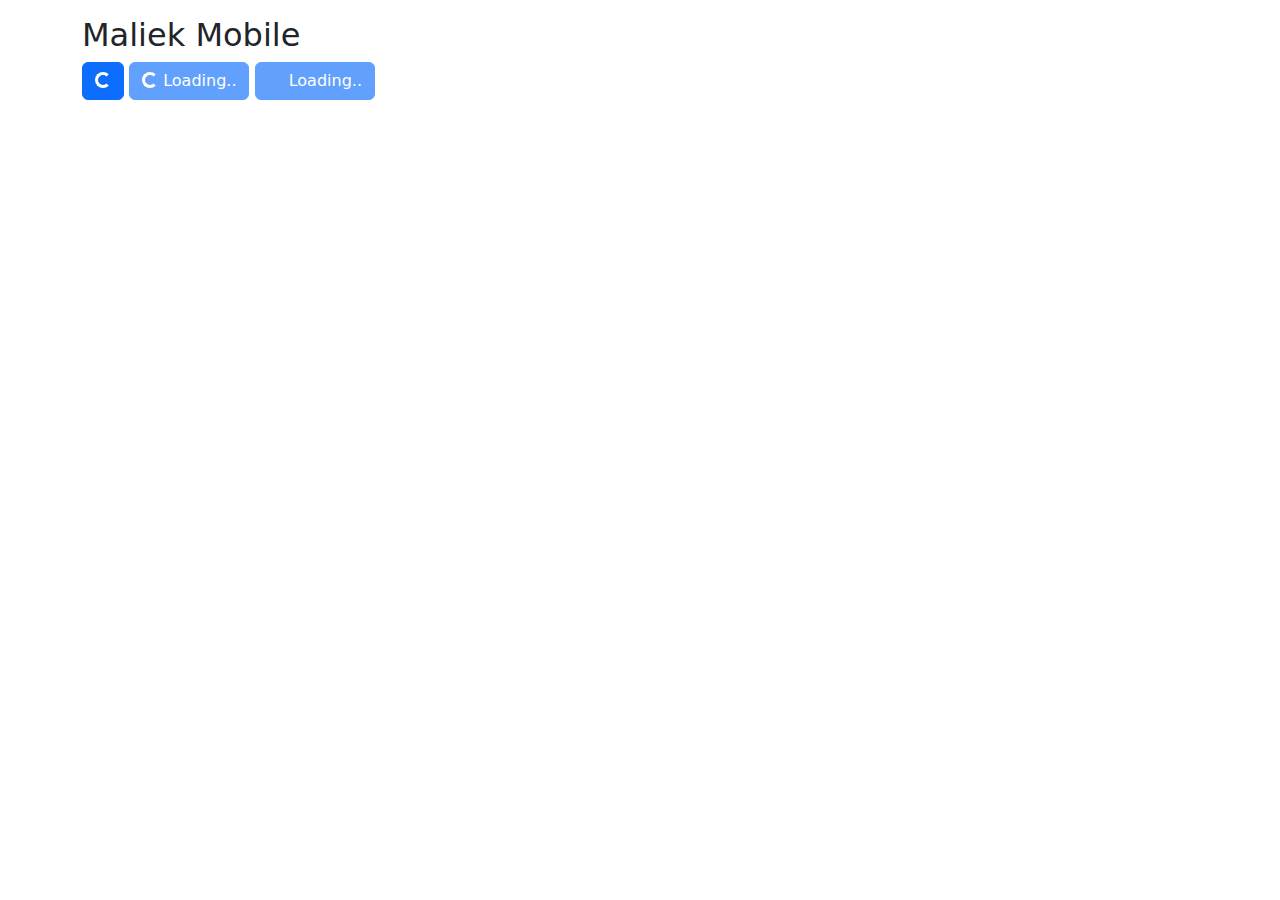
<file: amp/index.html>
<!--
 Copyright 2016 Google Inc.
 
 Licensed under the Apache License, Version 2.0 (the "License");
 you may not use this file except in compliance with the License.
 You may obtain a copy of the License at
 
      http://www.apache.org/licenses/LICENSE-2.0
 
 Unless required by applicable law or agreed to in writing, software
 distributed under the License is distributed on an "AS IS" BASIS,
 WITHOUT WARRANTIES OR CONDITIONS OF ANY KIND, either express or implied.
 See the License for the specific language governing permissions and
 limitations under the License.
-->
<!DOCTYPE html>
<html>
<head>
  <title>Bootstrap Example</title>
  <link rel="shortcut icon" href="amp_favicon.png">
  <meta name="viewport" content="width=device-width,minimum-scale=1,initial-scale=1">

  <link href="https://cdn.jsdelivr.net/npm/bootstrap@5.2.2/dist/css/bootstrap.min.css" rel="stylesheet">
  <script src="https://cdn.jsdelivr.net/npm/bootstrap@5.2.2/dist/js/bootstrap.bundle.min.js"></script>
</head>
<body>

<div class="container mt-3">
  <h2>Maliek Mobile</h2>
                                          
  <button class="btn btn-primary">
    <span class="spinner-border spinner-border-sm"></span>
  </button>

  
  
  <button class="btn btn-primary" disabled>
    <span class="spinner-border spinner-border-sm"></span>
    Loading..
  </button>
  
  <button class="btn btn-primary" disabled>
    <span class="spinner-grow spinner-grow-sm"></span>
    Loading..
  </button>
</div>

  </body>
</html>
</file>
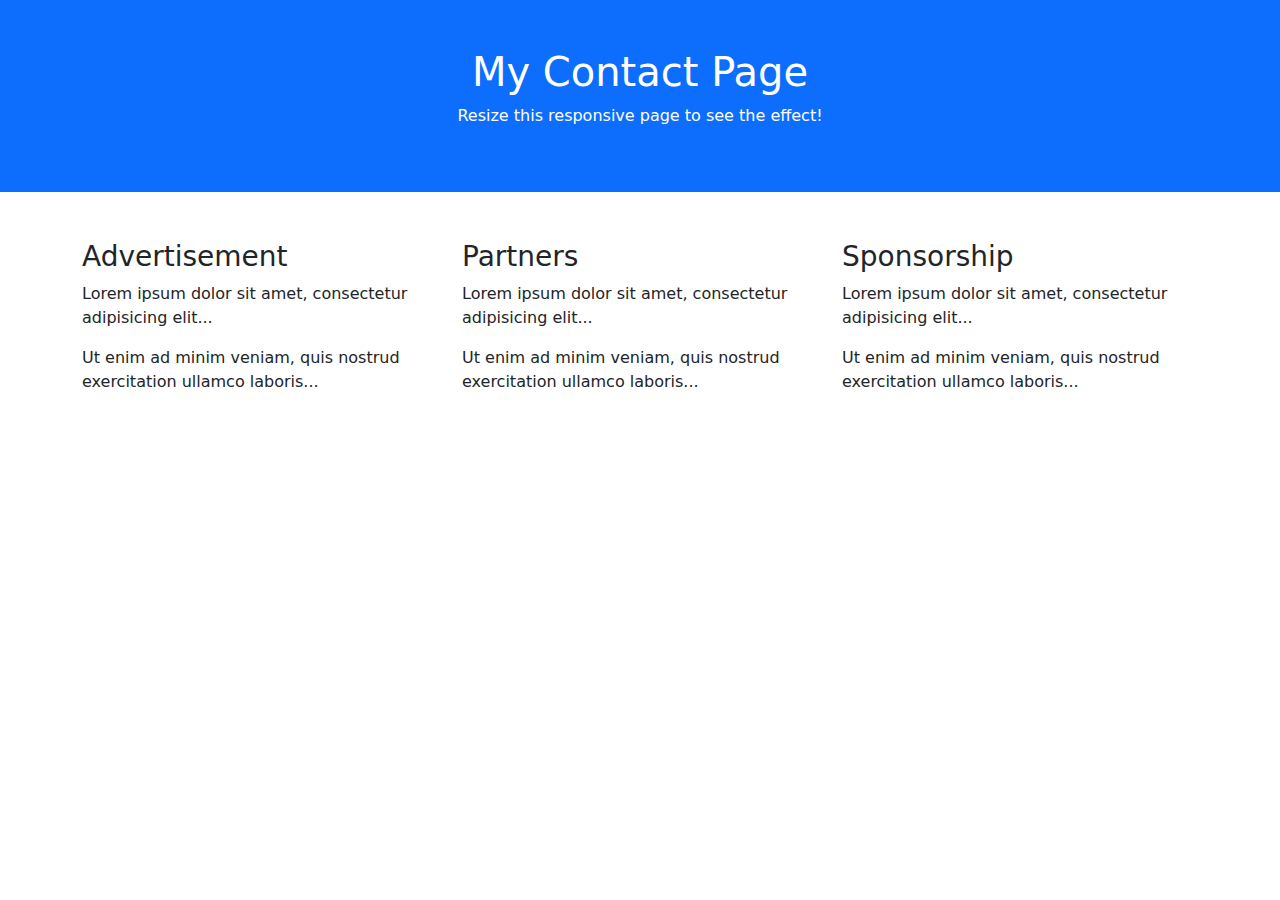
<file: contact/index.html>
<!DOCTYPE html>
<html lang="en">
<head>
  <title>Bootstrap 5 Example</title>
  <meta charset="utf-8">
  <meta name="viewport" content="width=device-width, initial-scale=1">
  <link href="https://cdn.jsdelivr.net/npm/bootstrap@5.2.2/dist/css/bootstrap.min.css" rel="stylesheet">
  <script src="https://cdn.jsdelivr.net/npm/bootstrap@5.2.2/dist/js/bootstrap.bundle.min.js"></script>
</head>
<body>

<div class="container-fluid p-5 bg-primary text-white text-center">
  <h1>My Contact Page</h1>
  <p>Resize this responsive page to see the effect!</p> 
</div>
  
<div class="container mt-5">
  <div class="row">
    <div class="col-sm-4">
      <h3>Advertisement</h3>
      <p>Lorem ipsum dolor sit amet, consectetur adipisicing elit...</p>
      <p>Ut enim ad minim veniam, quis nostrud exercitation ullamco laboris...</p>
    </div>
    <div class="col-sm-4">
      <h3>Partners</h3>
      <p>Lorem ipsum dolor sit amet, consectetur adipisicing elit...</p>
      <p>Ut enim ad minim veniam, quis nostrud exercitation ullamco laboris...</p>
    </div>
    <div class="col-sm-4">
      <h3>Sponsorship</h3>        
      <p>Lorem ipsum dolor sit amet, consectetur adipisicing elit...</p>
      <p>Ut enim ad minim veniam, quis nostrud exercitation ullamco laboris...</p>
    </div>
  </div>
</div>

</body>
</html>
</file>
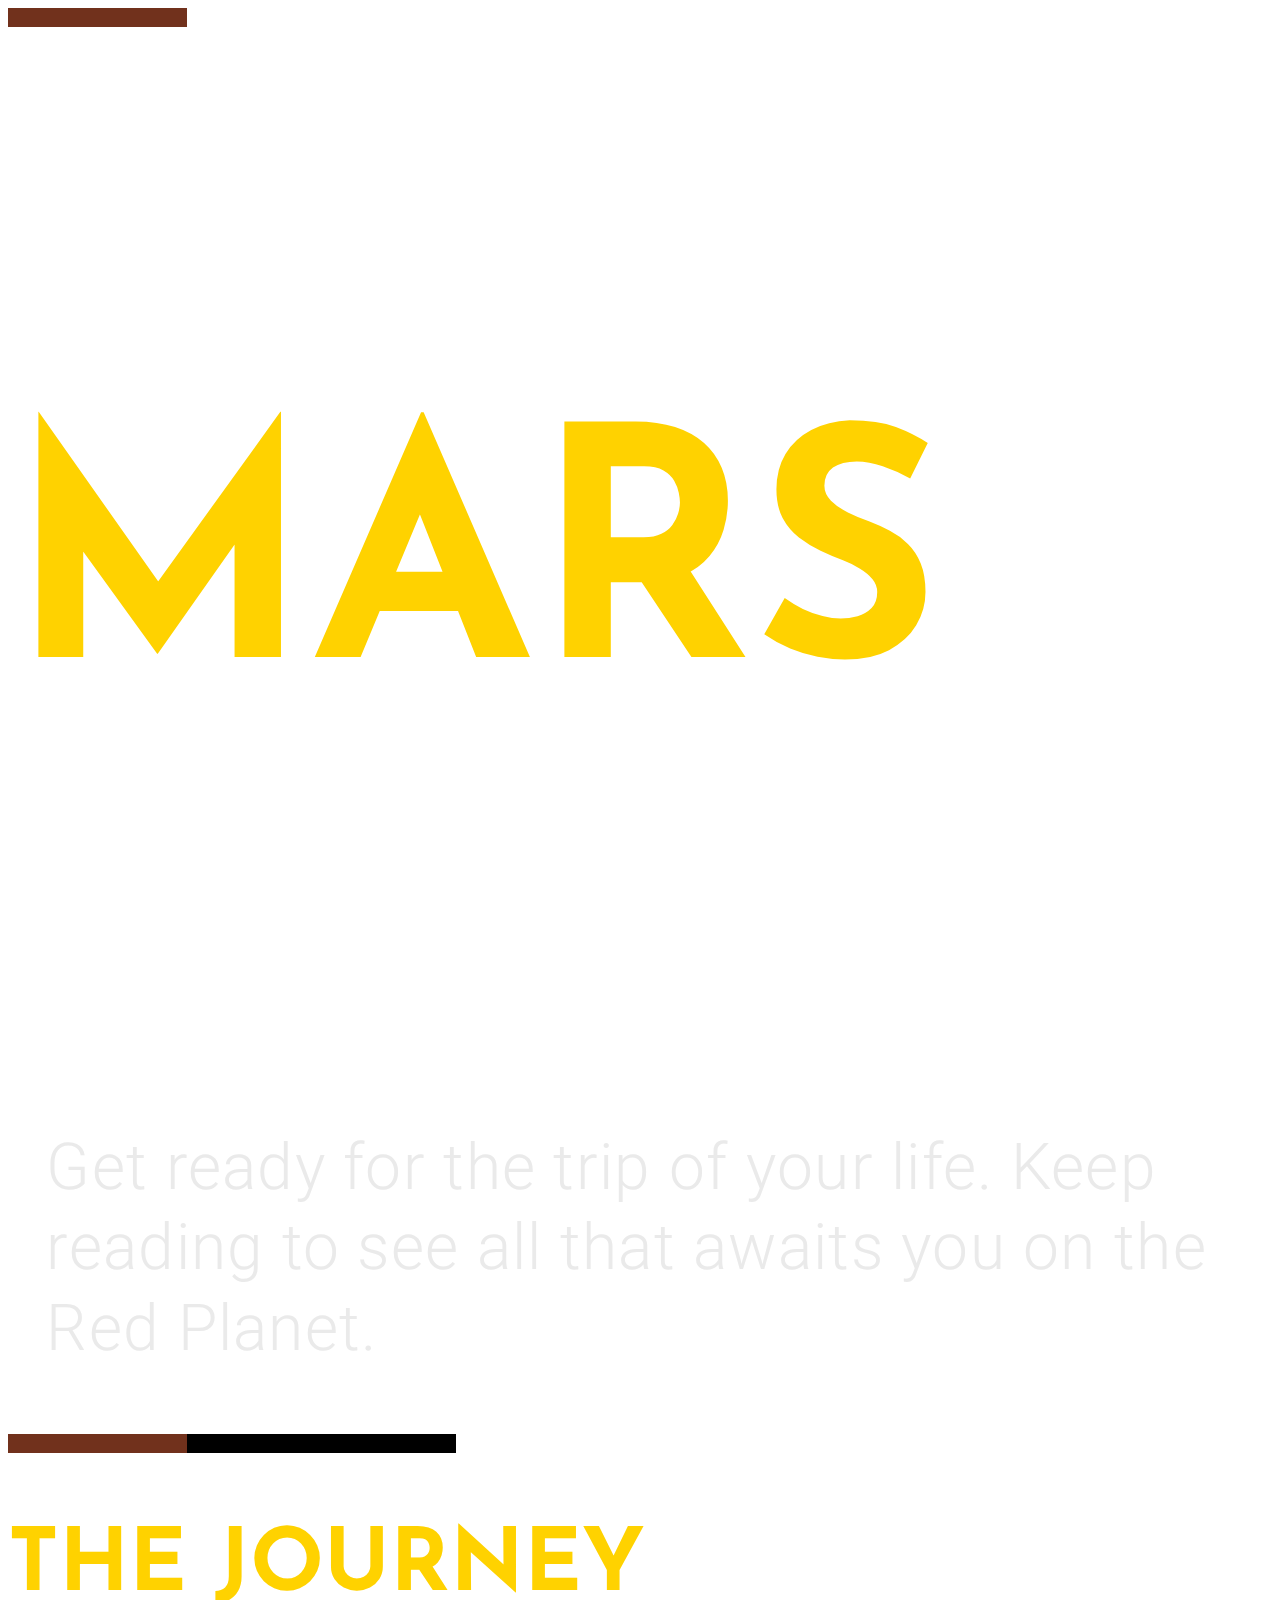
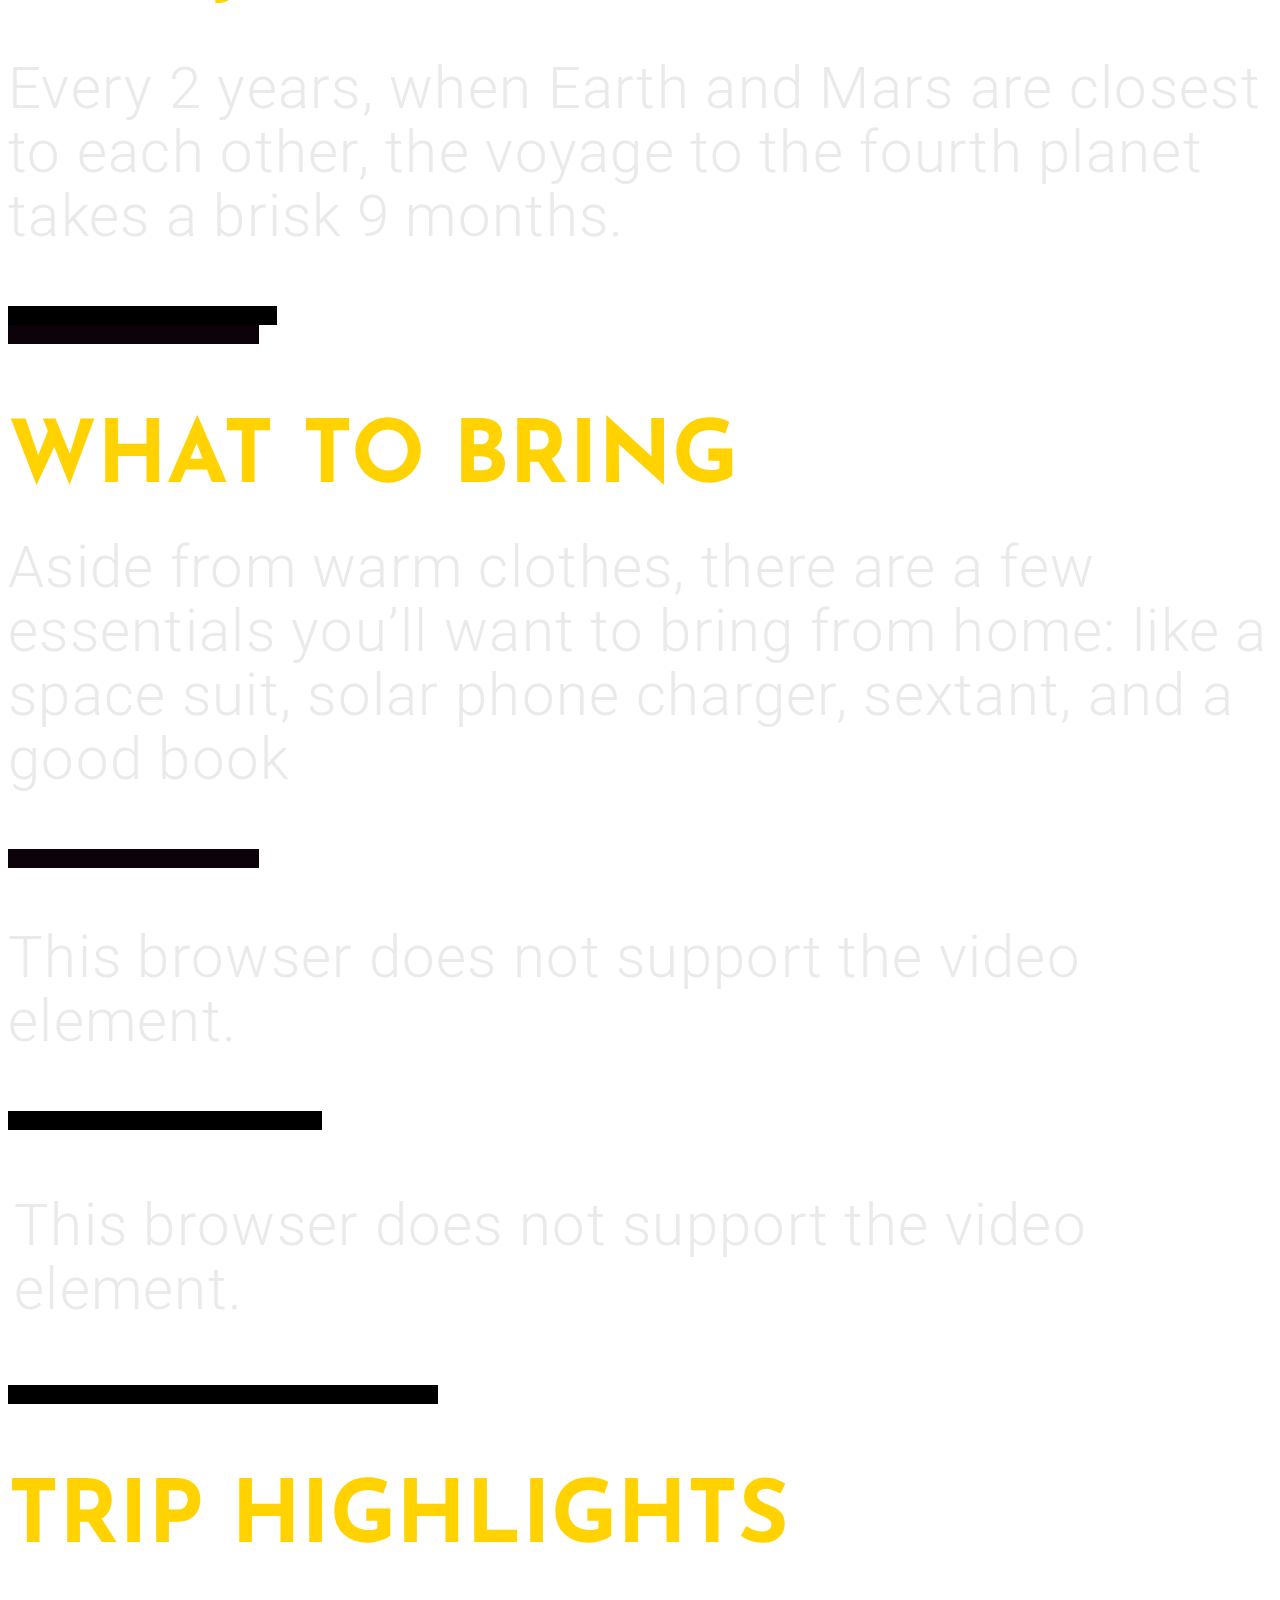
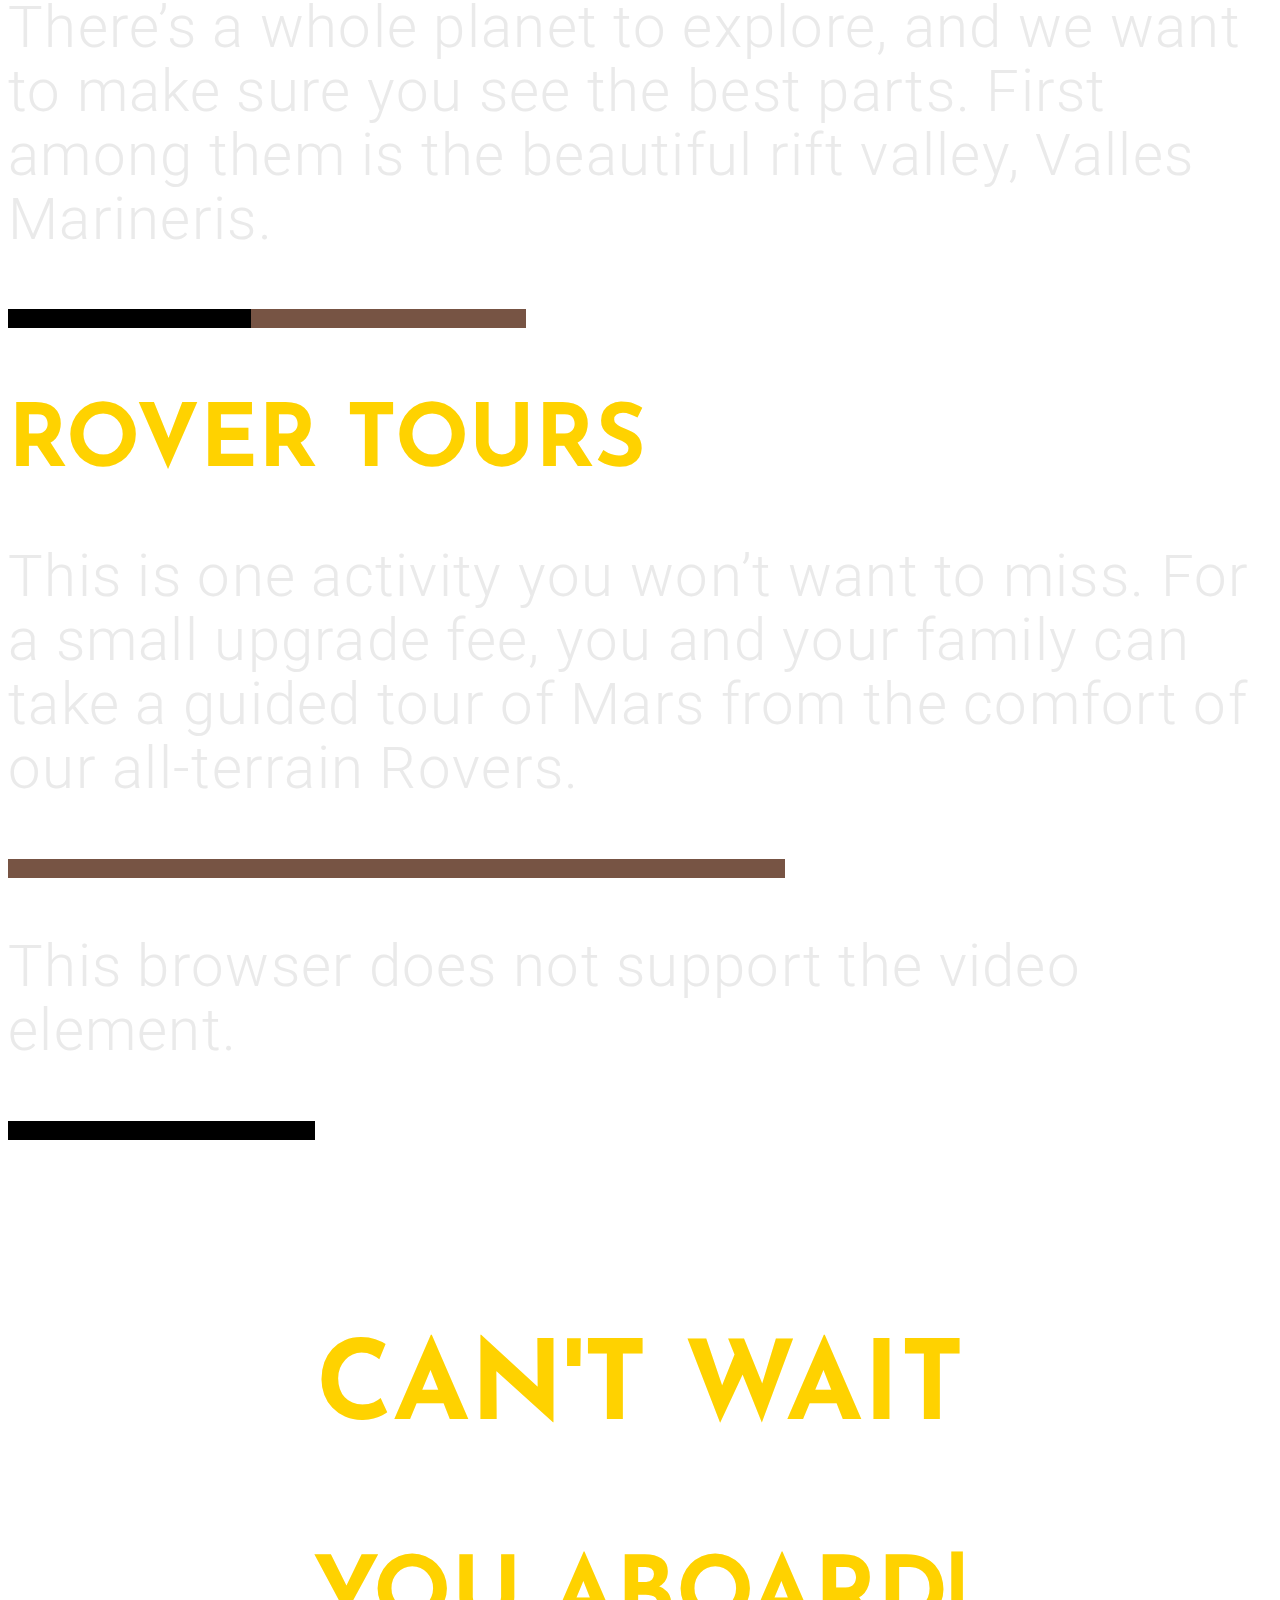
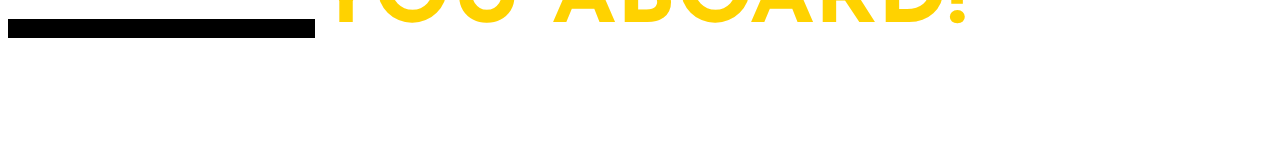
<file: stories/index.html>
<!DOCTYPE html>
<html amp lang="en">
  <head>
    <meta charset="utf-8" />
    <title>The Maliek News</title>
    <script async src="https://cdn.ampproject.org/v0.js"></script>
    <!-- ## Setup -->
    <script
      async
      custom-element="amp-story"
      src="https://cdn.ampproject.org/v0/amp-story-1.0.js"
    ></script>
    <script
      async
      custom-element="amp-video"
      src="https://cdn.ampproject.org/v0/amp-video-0.1.js"
    ></script>
    <link rel="canonical" href="index.html" />
    <meta name="viewport" content="width=device-width" />


    <style amp-boilerplate>
      body {
        -webkit-animation: -amp-start 8s steps(1, end) 0s 1 normal both;
        -moz-animation: -amp-start 8s steps(1, end) 0s 1 normal both;
        -ms-animation: -amp-start 8s steps(1, end) 0s 1 normal both;
        animation: -amp-start 8s steps(1, end) 0s 1 normal both;
      }
      @-webkit-keyframes -amp-start {
        from {
          visibility: hidden;
        }
        to {
          visibility: visible;
        }
      }
      @-moz-keyframes -amp-start {
        from {
          visibility: hidden;
        }
        to {
          visibility: visible;
        }
      }
      @-ms-keyframes -amp-start {
        from {
          visibility: hidden;
        }
        to {
          visibility: visible;
        }
      }
      @-o-keyframes -amp-start {
        from {
          visibility: hidden;
        }
        to {
          visibility: visible;
        }
      }
      @keyframes -amp-start {
        from {
          visibility: hidden;
        }
        to {
          visibility: visible;
        }
      }
    </style>
    <noscript>
      <style amp-boilerplate>
        body {
          -webkit-animation: none;
          -moz-animation: none;
          -ms-animation: none;
          animation: none;
        }
      </style>
    </noscript>
    <link
      href="https://fonts.googleapis.com/css?family=Roboto:300,700"
      rel="stylesheet"
    />
    <link
      href="https://fonts.googleapis.com/css?family=Josefin+Sans:700"
      rel="stylesheet"
    />
    <link
      href="https://fonts.googleapis.com/css?family=Tienne:700"
      rel="stylesheet"
    />

    <!--
    Publishers should expand their schema.org markup with any relevant information.
      https://www.ampproject.org/docs/fundamentals/discovery#use-schema.org-for-most-search-engines
  -->
    <script type="application/ld+json">
      {
        "@context": "http://schema.org",
        "@type": "CreativeWork",
        "headline": "The Mars Cruise",
        "url": "https://www.adball.tech/stories/"
      }
    </script>

    <style amp-custom>
      :root {
        --yellow: #ffd200;
        --transparent: rgba(0, 0, 0, 0);
        --black: rgba(0, 0, 0, 1);
      }

      amp-story {
        color: #eaeaea;
        font-weight: 300;
        font-family: 'Roboto', sans-serif;
      }

      amp-story .horiz {
        display: flex;
        flex-direction: row;
      }

      amp-story .horiz::before,
      amp-story .horiz::after {
        content: '';
        flex: 1 1;
        border-bottom: 0.0625em solid #fff;
        margin: auto;
      }

      amp-story .horiz::before {
        margin-right: 2.3rem;
      }

      amp-story .horiz::after {
        margin-left: 2.3rem;
      }

      amp-story h2 {
        color: var(--yellow);
        font-size: 6.8vw;
        font-weight: 700;
        font-family: 'Josefin Sans', sans-serif;
        text-transform: uppercase;
        margin-bottom: -2vw;
      }

      amp-story h3 {
        font-weight: 700;
        font-family: 'Josefin Sans', sans-serif;
      }

      amp-story p {
        font-size: 4.5vw;
        line-height: 5vw;
        letter-spacing: 0.1vw;
      }

      amp-story .yellow {
        color: var(--yellow);
      }

      /* PAGE 01: COVER - THE MARS CRUISE */
      #cover {
        background-color: #71311c;
      }

      #cover[active] .bkgd {
        animation-name: coverPan;
        animation-duration: 30s;
        animation-iteration-count: 1;
        animation-direction: normal;
        animation-fill-mode: forwards;
        animation-play-state: running;
        animation-timing-function: ease-out;
      }

      #cover .gradient {
        background: linear-gradient(
          to bottom,
          transparent 0%,
          transparent 34%,
          black 100%
        );
      }

      #cover .copy-layer {
        margin: 0 auto;
        padding: 0 14vw 12vw;
        align-content: flex-end;
      }

      #cover h1 {
        color: #fff;
        font-size: 19.4vw;
        font-weight: 700;
        font-family: 'Josefin Sans', sans-serif;
        line-height: 20vw;
      }

      #cover .horiz {
        padding: 0 2vw;
        font-size: 7.5vw;
        font-weight: 700;
        font-style: italic;
        font-family: 'Tienne', serif;
      }

      #cover .yellow {
        font-size: 25vw;
        display: block;
      }

      #cover p {
        font-size: 5vw;
        line-height: 6.3vw;
        text-align: left;
        padding: 0 3vw;
      }

      /* PAGE 02: THE JOURNEY */
      #journey {
        background-color: black;
      }

      #journey .copy-layer {
        padding: 12.8vw 21vw;
      }

      #journey h2 {
        margin-bottom: -1vw;
      }

      /*
      * PAGE 04: TRIP HIGHLIGHTS
      * Stylelint requires `#trip-highlights` styles before `#what-to-bring`
      */
      #trip-highlights {
        background-color: #000;
      }

      #trip-highlights .icons {
        padding: 0;
      }

      #trip-highlights .icons > div {
        opacity: 0;
        width: auto;
        position: absolute;
        align-content: flex-start;
      }

      #trip-highlights h3 {
        width: 0;
        color: #fff;
        overflow: hidden;
        white-space: nowrap;
      }

      #trip-highlights h3 span {
        padding: 1vw 2vw 0.7vw;
        text-transform: uppercase;
        display: inline-block;
        background-color: black;
      }

      #trip-highlights .pin {
        top: 7vw;
        left: 10vw;
      }

      #trip-highlights .pin amp-img {
        width: 14vw;
        height: 20vw;
      }

      #trip-highlights .pin h3 {
        font-size: 2.7vw;
        animation-delay: 1s;
        margin-top: -6.7vw;
        margin-left: 13vw;
      }

      #trip-highlights .flag {
        top: 68.1vw;
        left: 9.2vw;
        animation-delay: 0.15s;
      }

      #trip-highlights .flag amp-img {
        width: 7vw;
        height: 8vw;
        margin-top: -7.7vw;
        margin-left: -1vw;
      }

      #trip-highlights .flag h3 {
        font-size: 1.9vw;
        margin-top: 1.3vw;
        margin-left: -2.4vw;
        animation-delay: 1s;
      }

      #trip-highlights .resort {
        top: 86.3vw;
        left: 52.9vw;
        animation-delay: 0.4s;
      }

      #trip-highlights .resort amp-img {
        width: 8vw;
        height: 14vw;
        margin-top: -13.8vw;
        margin-left: -4.1vw;
      }

      #trip-highlights .resort h3 {
        font-size: 1.9vw;
        margin-top: -4.6vw;
        margin-left: 5vw;
        animation-delay: 1s;
      }

      #trip-highlights .video-wrapper {
        padding-right: 14.6vw;
        padding-left: 24.5vw;
        padding-top: 28.4vw;
      }

      #trip-highlights .video-wrapper .video {
        padding: 0.375em;
        background-color: rgba(255, 255, 255, 0.21);
      }

      #trip-highlights .copy-layer {
        margin: 0 auto;
        padding: 0 19vw 16.3vw;
        max-width: 65%;
        align-content: flex-end;
      }

      #trip-highlights[active] .icons > div {
        animation-name: dropIn;
        animation-duration: 0.65s;
        animation-iteration-count: 1;
        animation-direction: normal;
        animation-fill-mode: forwards;
        animation-play-state: running;
        animation-timing-function: ease-out;
      }

      #trip-highlights[active] .icons h3 {
        animation-name: wipeRight;
        animation-duration: 0.65s;
        animation-iteration-count: 1;
        animation-direction: normal;
        animation-fill-mode: forwards;
        animation-play-state: running;
        animation-timing-function: ease-out;
      }

      /*
      * PAGE 03: WHAT TO BRING
      * Stylelint requires `#trip-highlights` styles before `#what-to-bring`
      */
      #what-to-bring {
        background-color: #0b0309;
      }

      #what-to-bring .suitcase-wrapper {
        padding: 22vh 0 0;
      }

      #what-to-bring .suitcase-wrapper amp-img {
        width: 100%;
        position: absolute;
      }

      #what-to-bring .mars-wrapper {
        padding: 0;
        align-content: flex-end;
      }

      #what-to-bring[active] .mars-wrapper amp-img {
        animation-name: marsRising;
        animation-duration: 1s;
        animation-iteration-count: 1;
        animation-direction: normal;
        animation-fill-mode: forwards;
        animation-play-state: running;
        animation-timing-function: ease-out;
      }

      #what-to-bring .copy-layer {
        align-content: flex-end;
        padding: 0 19.6vw 12vh;
      }

      /* PAGE 05: ROVER TOURS */
      #rover-tours {
        background-color: #775444;
      }

      #rover-tours .button-container {
        align-content: flex-end;
        padding: 0 19.6vw 2.4vw;
      }

      #rover-tours .copy-layer {
        padding: 15.6vw 21.5vw;
      }

      #rover-tours h2 {
        margin-bottom: 0;
      }

      /* PAGE 05B: ROVER 360 */
      #rover-360 {
        background-color: #151515;
      }

      /* PAGE 06: LAST PAGE - WE CAN'T WAIT TO HAVE YOU ABOARD */
      #last {
        background-color: black;
      }

      #last .copy-layer {
        padding: 12.4vw 24vw 10vw;
        text-align: center;
      }

      #last h2 {
        color: var(--yellow);
        font-size: 8.6vw;
        font-weight: 700;
        font-family: 'Josefin Sans', sans-serif;
        text-transform: uppercase;
        display: flex;
        flex-direction: column;
      }

      #last .last {
        font-size: 7.2vw;
      }

      #last .italic {
        color: #fff;
        font-size: 5vw;
        font-weight: 700;
        font-style: italic;
        font-family: 'Tienne', serif;
        text-transform: initial;
        margin-bottom: 1.5vw;
      }

      #last[active] .mars {
        animation-name: endMars;
        animation-duration: 30s;
        animation-iteration-count: 1;
        animation-direction: normal;
        animation-fill-mode: forwards;
        animation-play-state: running;
        animation-timing-function: ease-out;
      }

      #last[active] .astronaut {
        animation-name: endAstronaut;
        animation-duration: 30s;
        animation-iteration-count: 1;
        animation-direction: normal;
        animation-fill-mode: forwards;
        animation-play-state: running;
        animation-timing-function: ease-out;
      }

      @keyframes coverPan {
        0% {
          transform: translate(2.5rem, 4.1875rem) scale(1.25);
        }

        100% {
          transform: translate(-2.5rem, 0.625rem) scale(1.35);
        }
      }

      @keyframes marsRising {
        0% {
          opacity: 0;
          transform: translate(0, 1.0625rem) scale(1);
        }

        100% {
          opacity: 1;
          transform: translate(0, 0.625rem) scale(1.15);
        }
      }

      @keyframes endMars {
        0% {
          transform: translate(0.775rem, 0.775rem) scale(1.2);
        }

        100% {
          transform: translate(-0.4375rem, -0.375rem) scale(1.3);
        }
      }

      @keyframes endAstronaut {
        0% {
          transform: translate(1.8375rem, 2.775rem) scale(1.1);
        }

        100% {
          transform: translate(-1.5rem, 0.375rem) scale(1.2);
        }
      }

      @keyframes dropIn {
        0% {
          opacity: 0;
          transform: translateY(-34.375rem);
        }

        100% {
          opacity: 1;
        }
      }

      @keyframes wipeRight {
        0% {
          width: 0;
        }

        100% {
          width: 100%;
        }
      }
    </style>
  </head>

  <body>

    <amp-story
      standalone
      title="The Maliek News"
      publisher="The AMP Project"
      publisher-logo-src="./img/publisher-src.png"
      poster-portrait-src="./img/portrait-src.jpg"
      poster-square-src="./img/square-src.jpg"
      poster-landscape-src="./img/landscape-src.jpg"
      background-audio="./audio/Asche_Spencer-Contemplative_312.mp3"
    >
      <!-- The Cover Page -->
      <amp-story-page id="cover">
        <amp-story-grid-layer template="fill">
          <amp-img
            class="bkgd"
            src="./img/01/bkgd.jpg"
            width="720"
            height="1280"
            layout="responsive"
          >
          </amp-img>
        </amp-story-grid-layer>
        <amp-story-grid-layer
          template="fill"
          class="gradient"
        ></amp-story-grid-layer>
        <amp-story-grid-layer template="vertical" class="copy-layer">
          <h1
            animate-in="fly-in-bottom"
            animate-in-duration="0.55s"
            animate-in-delay="0.35s"
          >
            <span class="horiz">The</span><span class="yellow">MARS</span>CRUISE
          </h1>
          <p
            class="copy"
            animate-in="fade-in"
            animate-in-duration="0.75s"
            animate-in-delay="0.75s"
          >
            Get ready for the trip of your life. Keep reading to see all that
            awaits you on the Red Planet.
          </p>
        </amp-story-grid-layer>
      </amp-story-page>

      <!-- Journey -->
      <amp-story-page id="journey">
        <amp-story-grid-layer template="fill">
          <amp-video
            width="960"
            height="1280"
            autoplay
            noaudio
            layout="responsive"
            src="./video/02-bkgd.mp4"
            poster="./img/02/bkgd-poster.jpg"
          ></amp-video>
        </amp-story-grid-layer>
        <amp-story-grid-layer template="vertical" class="copy-layer">
          <h2
            animate-in="fly-in-right"
            animate-in-duration="0.6s"
            animate-in-delay="0.2s"
          >
            the journey
          </h2>
          <p
            class="copy"
            animate-in="fade-in"
            animate-in-duration="0.7s"
            animate-in-delay="0.6s"
          >
            Every 2 years, when Earth and Mars are closest to each other, the
            voyage to the fourth planet takes a brisk 9 months.
          </p>
        </amp-story-grid-layer>
      </amp-story-page>

      <!-- What to Bring -->
      <amp-story-page id="what-to-bring">
        <amp-story-grid-layer template="fill">
          <amp-img src="./img/03/bkgd.jpg" width="960" height="1280"></amp-img>
        </amp-story-grid-layer>
        <amp-story-grid-layer template="vertical" class="mars-wrapper">
          <amp-img
            class="mars"
            src="./img/03/mars.png"
            width="960"
            height="450"
            layout="responsive"
          >
          </amp-img>
        </amp-story-grid-layer>
        <amp-story-grid-layer template="vertical" class="suitcase-wrapper">
          <div>
            <amp-img
              class="suitcase"
              src="./img/03/suitcase.png"
              layout="responsive"
              width="960"
              height="663"
              animate-in="fly-in-bottom"
              animate-in-duration="0.85s"
              animate-in-delay="0.45s"
            >
            </amp-img>
            <amp-img
              class="books"
              src="./img/03/books.png"
              layout="responsive"
              width="960"
              height="663"
              animate-in="fly-in-top"
              animate-in-duration="0.75s"
              animate-in-delay="0.8s"
            >
            </amp-img>
            <amp-img
              class="sextant"
              src="./img/03/sextant.png"
              layout="responsive"
              width="960"
              height="663"
              animate-in="fly-in-top"
              animate-in-duration="1.25s"
              animate-in-delay="1.2s"
            >
            </amp-img>
            <amp-img
              class="helmet"
              src="./img/03/helmet.png"
              layout="responsive"
              width="960"
              height="680"
              animate-in="fly-in-top"
              animate-in-duration="0.75s"
              animate-in-delay="1.1s"
            >
            </amp-img>
            <amp-img
              class="suitcase-front"
              src="./img/03/suitcase-front.png"
              layout="responsive"
              width="960"
              height="663"
              animate-in="fly-in-bottom"
              animate-in-duration="0.85s"
              animate-in-delay="0.45s"
            >
            </amp-img>
          </div>
        </amp-story-grid-layer>
        <amp-story-grid-layer template="vertical" class="copy-layer">
          <h2
            animate-in="fly-in-bottom"
            animate-in-duration="0.5s"
            animate-in-delay="1.05s"
          >
            what to bring
          </h2>
          <p
            animate-in="fade-in"
            animate-in-duration="0.6s"
            animate-in-delay="1.55s"
          >
            Aside from warm clothes, there are a few essentials you’ll want to
            bring from home: like a space suit, solar phone charger, sextant,
            and a good book
          </p>
        </amp-story-grid-layer>
      </amp-story-page>

      <!-- Highlights -->
      <amp-story-page id="trip-highlights">
        <amp-story-grid-layer template="fill">
          <amp-video
            noaudio
            autoplay
            width="960"
            height="1280"
            src="./video/04-bkgd.mp4"
            layout="responsive"
            poster="./img/04/poster.jpg"
          >
            <div fallback>
              <p>This browser does not support the video element.</p>
            </div>
          </amp-video>
        </amp-story-grid-layer>
        <amp-story-grid-layer template="vertical" class="video-wrapper">
          <div
            class="video"
            animate-in="fly-in-right"
            animate-in-duration="0.55s"
            animate-in-delay="0.9s"
          >
            <amp-video
              autoplay
              noaudio
              width="960"
              height="540"
              src="./video/04-trip-movie.mp4"
              layout="responsive"
              poster="./img/04/trip-movie.jpg"
            >
              <div fallback>
                <p>This browser does not support the video element.</p>
              </div>
            </amp-video>
          </div>
        </amp-story-grid-layer>
        <amp-story-grid-layer template="vertical" class="icons">
          <div class="pin">
            <amp-img layout="flex-item" src="./img/04/pin.png"></amp-img>
            <h3><span>valles marineris</span></h3>
          </div>
          <div class="flag">
            <amp-img layout="flex-item" src="./img/04/flag.png"></amp-img>
            <h3><span>marineris golf course</span></h3>
          </div>
          <div class="resort">
            <amp-img layout="flex-item" src="./img/04/resort.png"></amp-img>
            <h3><span>rift valley resort</span></h3>
          </div>
        </amp-story-grid-layer>
        <amp-story-grid-layer template="vertical" class="copy-layer">
          <h2
            animate-in="fly-in-bottom"
            animate-in-duration="0.8s"
            animate-in-delay="0.85s"
          >
            trip highlights
          </h2>
          <p
            animate-in="fade-in"
            animate-in-duration="0.65s"
            animate-in-delay="1.55s"
          >
            There’s a whole planet to explore, and we want to make sure you see
            the best parts. First among them is the beautiful rift valley,
            Valles Marineris.
          </p>
        </amp-story-grid-layer>
      </amp-story-page>

      <!-- Rover tours -->
      <amp-story-page id="rover-tours">
        <amp-story-grid-layer template="fill">
          <amp-img
            src="./img/05/bkgd.jpg"
            width="960"
            height="1280"
            layout="responsive"
          ></amp-img>
        </amp-story-grid-layer>
        <amp-story-grid-layer template="vertical" class="copy-layer">
          <h2 animate-in="fade-in" animate-in-duration="0.75s">rover tours</h2>
          <p
            animate-in="fade-in"
            animate-in-duration="0.75s"
            animate-in-delay="0.25s"
          >
            This is one activity you won’t want to miss. For a small upgrade
            fee, you and your family can take a guided tour of Mars from the
            comfort of our all-terrain Rovers.
          </p>
        </amp-story-grid-layer>
        <amp-story-grid-layer template="vertical" class="button-container">
          <amp-img
            src="./img/05/360-btn.png"
            width="567"
            height="230"
            layout="responsive"
          ></amp-img>
        </amp-story-grid-layer>
      </amp-story-page>

      <!-- 360 -->
      <amp-story-page id="rover-360" auto-advance-after="rover-video">
        <amp-story-grid-layer template="fill">
          <amp-video
            id="rover-video"
            autoplay
            noaudio
            width="960"
            height="1280"
            src="./video/05B-rover.mp4"
            layout="responsive"
            poster="./img/05B/rover.jpg"
          >
            <div fallback>
              <p>This browser does not support the video element.</p>
            </div>

          </amp-video>
        </amp-story-grid-layer>
      </amp-story-page>

      <!-- Can't Wait -->
      <amp-story-page id="last">
        <amp-story-grid-layer template="fill">
          <amp-img
            src="./img/06/bkgd.jpg"
            width="960"
            height="1280"
            layout="responsive"
          ></amp-img>
        </amp-story-grid-layer>
        <amp-story-grid-layer template="fill">
          <amp-img
            class="mars"
            src="./img/06/mars.png"
            width="960"
            height="1280"
            layout="responsive"
          >
          </amp-img>
        </amp-story-grid-layer>
        <amp-story-grid-layer template="fill">
          <amp-img
            class="astronaut"
            src="./img/06/astronaut.png"
            width="960"
            height="1280"
            layout="responsive"
          >
          </amp-img>
        </amp-story-grid-layer>
        <amp-story-grid-layer template="vertical" class="copy-layer">
          <h2
            animate-in="fly-in-top"
            animate-in-duration="0.55s"
            animate-in-delay="0.35s"
          >
            <span class="horiz italic">We</span>
            can't wait
            <span class="italic">to have</span>
            <span class="last">you aboard!</span>
          </h2>
        </amp-story-grid-layer>
      </amp-story-page>

      <!-- Bookend -->
      <amp-story-bookend
        src="./json/bookend.json"
        layout="nodisplay"
      ></amp-story-bookend>
    </amp-story>
  </body>
</html>
</file>
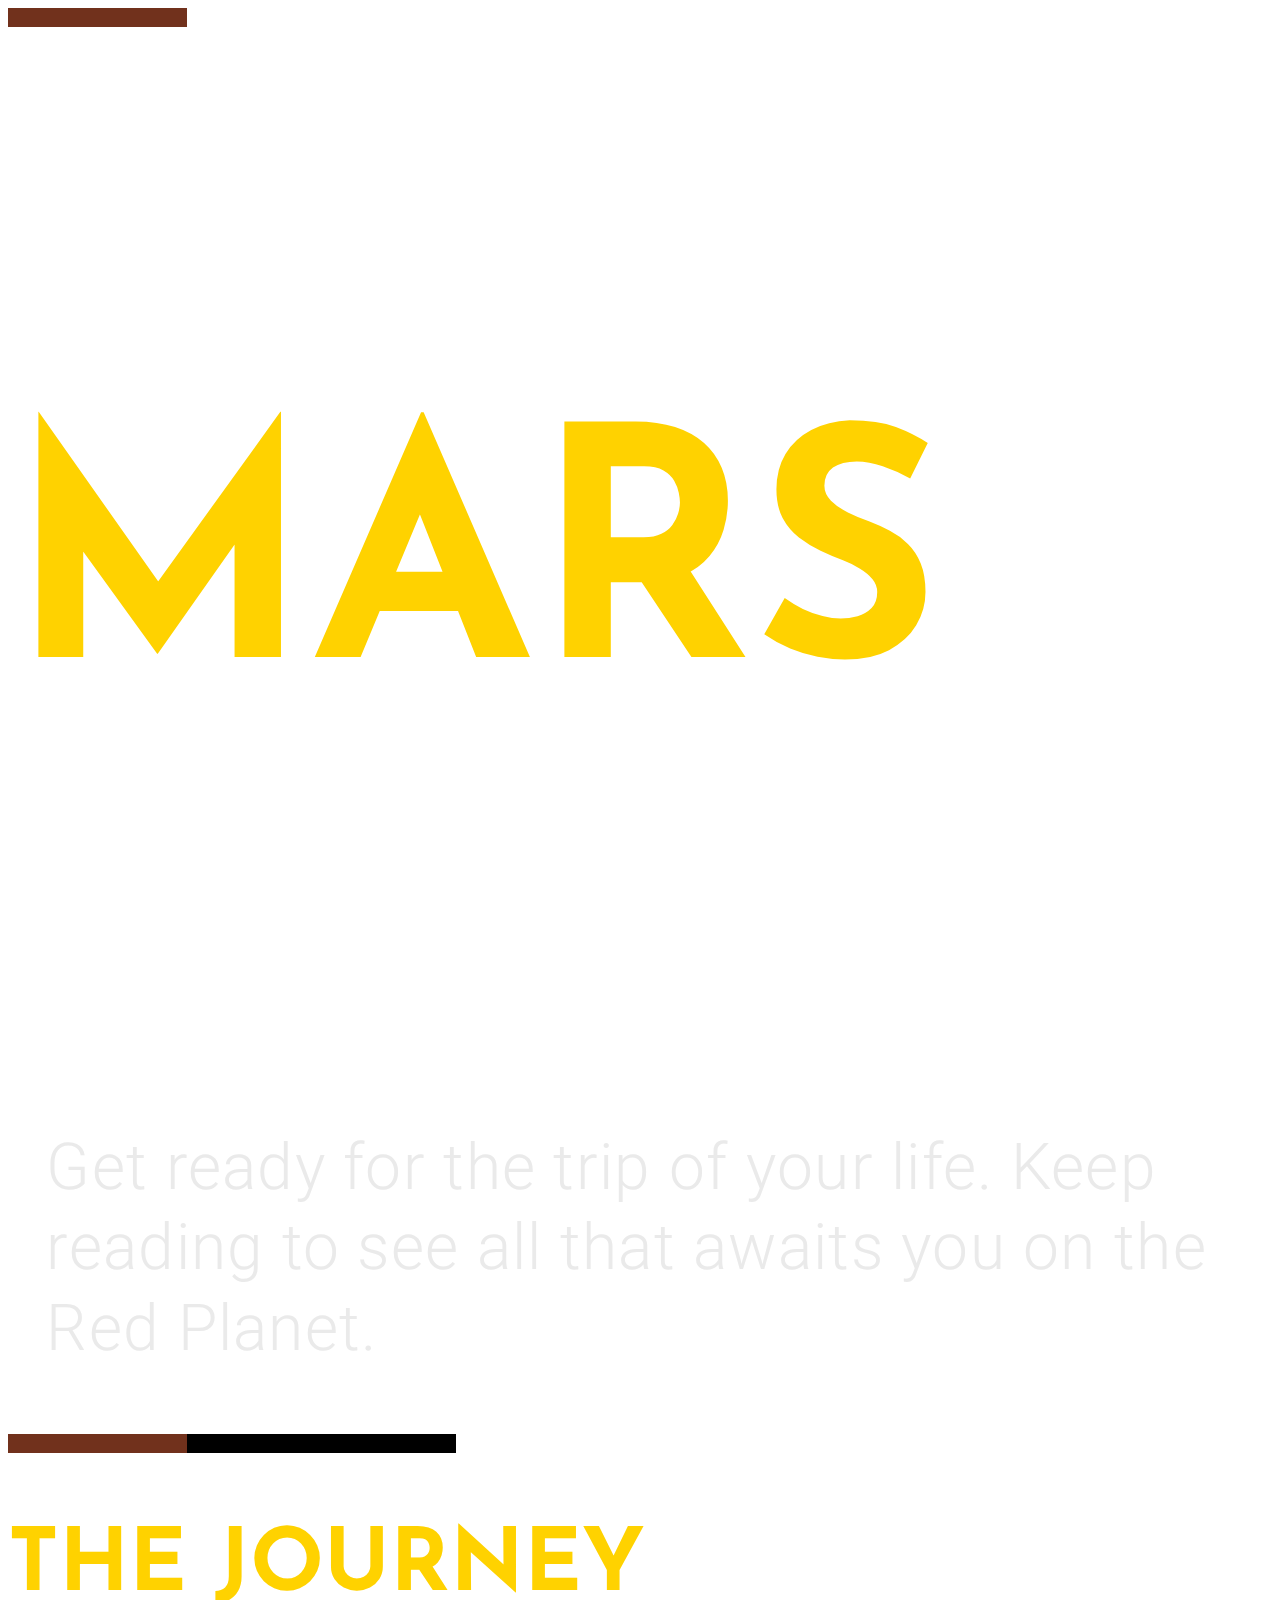
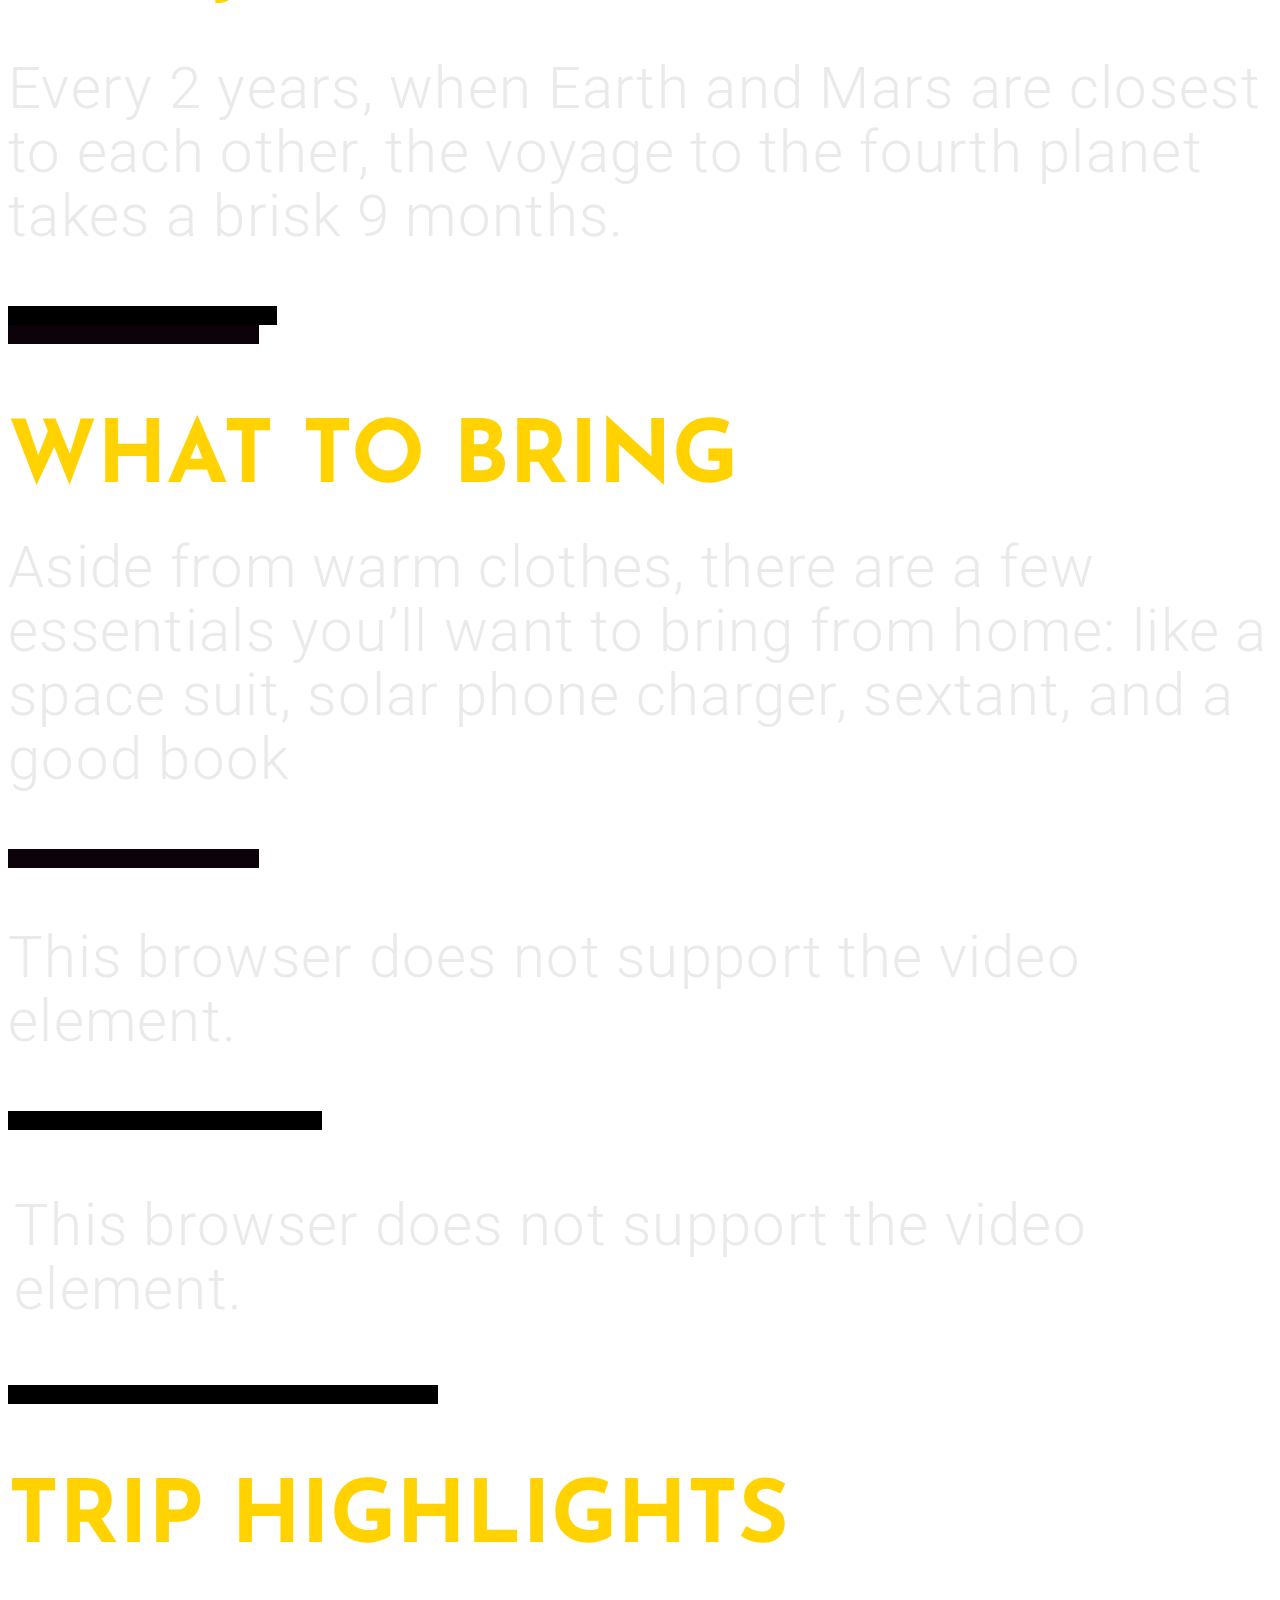
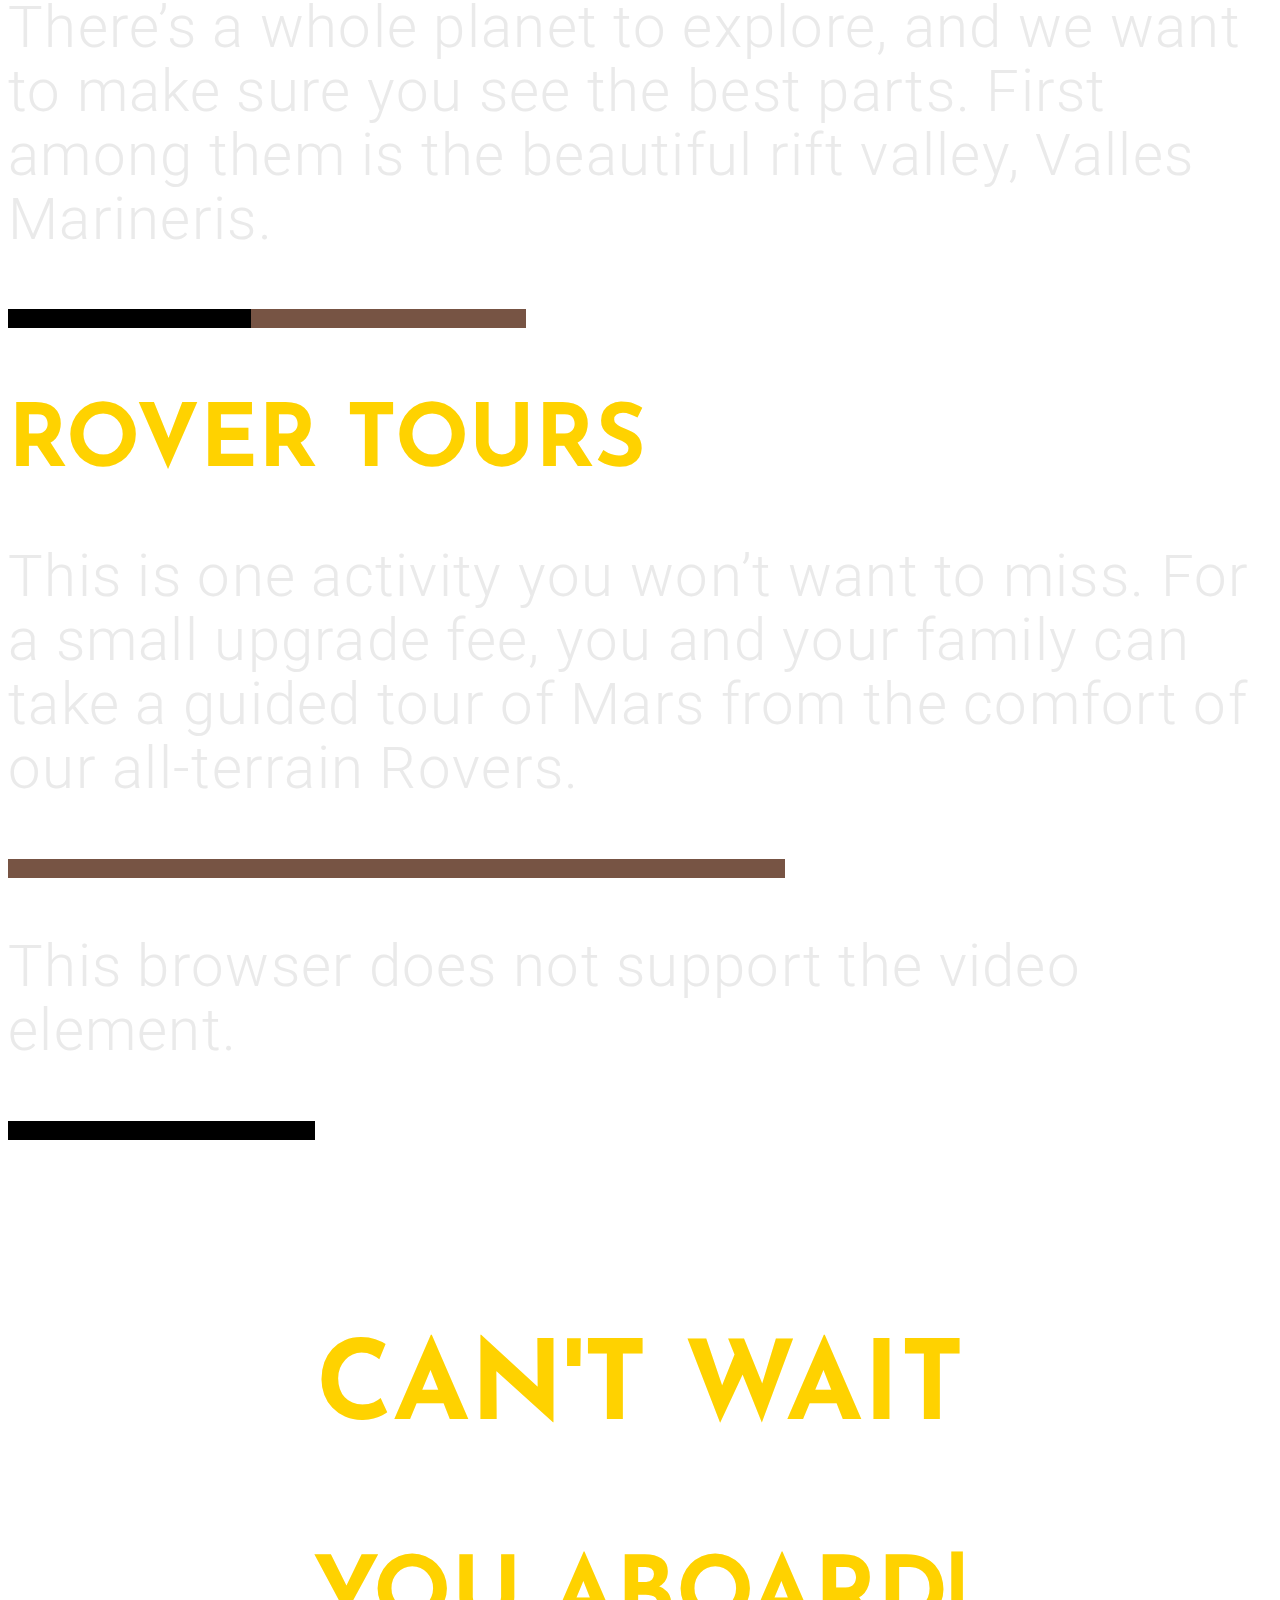
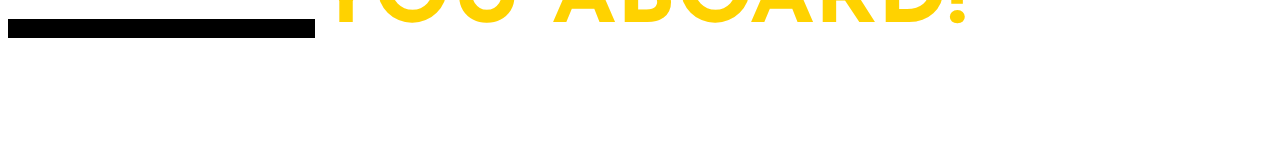
<file: static/samples/files/story/index.html>
<!DOCTYPE html>
<html amp lang="en">
  <head>
    <meta charset="utf-8" />
    <title>The Mars Cruise</title>
    <script async src="https://cdn.ampproject.org/v0.js"></script>
    <!-- ## Setup -->
    <script
      async
      custom-element="amp-story"
      src="https://cdn.ampproject.org/v0/amp-story-1.0.js"
    ></script>
    <script
      async
      custom-element="amp-video"
      src="https://cdn.ampproject.org/v0/amp-video-0.1.js"
    ></script>
    <link rel="canonical" href="index.html" />
    <meta name="viewport" content="width=device-width" />
    <style amp-boilerplate>
      body {
        -webkit-animation: -amp-start 8s steps(1, end) 0s 1 normal both;
        -moz-animation: -amp-start 8s steps(1, end) 0s 1 normal both;
        -ms-animation: -amp-start 8s steps(1, end) 0s 1 normal both;
        animation: -amp-start 8s steps(1, end) 0s 1 normal both;
      }
      @-webkit-keyframes -amp-start {
        from {
          visibility: hidden;
        }
        to {
          visibility: visible;
        }
      }
      @-moz-keyframes -amp-start {
        from {
          visibility: hidden;
        }
        to {
          visibility: visible;
        }
      }
      @-ms-keyframes -amp-start {
        from {
          visibility: hidden;
        }
        to {
          visibility: visible;
        }
      }
      @-o-keyframes -amp-start {
        from {
          visibility: hidden;
        }
        to {
          visibility: visible;
        }
      }
      @keyframes -amp-start {
        from {
          visibility: hidden;
        }
        to {
          visibility: visible;
        }
      }
    </style>
    <noscript>
      <style amp-boilerplate>
        body {
          -webkit-animation: none;
          -moz-animation: none;
          -ms-animation: none;
          animation: none;
        }
      </style>
    </noscript>
    <link
      href="https://fonts.googleapis.com/css?family=Roboto:300,700"
      rel="stylesheet"
    />
    <link
      href="https://fonts.googleapis.com/css?family=Josefin+Sans:700"
      rel="stylesheet"
    />
    <link
      href="https://fonts.googleapis.com/css?family=Tienne:700"
      rel="stylesheet"
    />

    <!--
    Publishers should expand their schema.org markup with any relevant information.
      https://www.ampproject.org/docs/fundamentals/discovery#use-schema.org-for-most-search-engines
  -->
    <script type="application/ld+json">
      {
        "@context": "http://schema.org",
        "@type": "CreativeWork",
        "headline": "The Mars Cruise",
        "url": "https://www.example.com"
      }
    </script>

    <style amp-custom>
      :root {
        --yellow: #ffd200;
        --transparent: rgba(0, 0, 0, 0);
        --black: rgba(0, 0, 0, 1);
      }

      amp-story {
        color: #eaeaea;
        font-weight: 300;
        font-family: 'Roboto', sans-serif;
      }

      amp-story .horiz {
        display: flex;
        flex-direction: row;
      }

      amp-story .horiz::before,
      amp-story .horiz::after {
        content: '';
        flex: 1 1;
        border-bottom: 0.0625em solid #fff;
        margin: auto;
      }

      amp-story .horiz::before {
        margin-right: 2.3rem;
      }

      amp-story .horiz::after {
        margin-left: 2.3rem;
      }

      amp-story h2 {
        color: var(--yellow);
        font-size: 6.8vw;
        font-weight: 700;
        font-family: 'Josefin Sans', sans-serif;
        text-transform: uppercase;
        margin-bottom: -2vw;
      }

      amp-story h3 {
        font-weight: 700;
        font-family: 'Josefin Sans', sans-serif;
      }

      amp-story p {
        font-size: 4.5vw;
        line-height: 5vw;
        letter-spacing: 0.1vw;
      }

      amp-story .yellow {
        color: var(--yellow);
      }

      /* PAGE 01: COVER - THE MARS CRUISE */
      #cover {
        background-color: #71311c;
      }

      #cover[active] .bkgd {
        animation-name: coverPan;
        animation-duration: 30s;
        animation-iteration-count: 1;
        animation-direction: normal;
        animation-fill-mode: forwards;
        animation-play-state: running;
        animation-timing-function: ease-out;
      }

      #cover .gradient {
        background: linear-gradient(
          to bottom,
          transparent 0%,
          transparent 34%,
          black 100%
        );
      }

      #cover .copy-layer {
        margin: 0 auto;
        padding: 0 14vw 12vw;
        align-content: flex-end;
      }

      #cover h1 {
        color: #fff;
        font-size: 19.4vw;
        font-weight: 700;
        font-family: 'Josefin Sans', sans-serif;
        line-height: 20vw;
      }

      #cover .horiz {
        padding: 0 2vw;
        font-size: 7.5vw;
        font-weight: 700;
        font-style: italic;
        font-family: 'Tienne', serif;
      }

      #cover .yellow {
        font-size: 25vw;
        display: block;
      }

      #cover p {
        font-size: 5vw;
        line-height: 6.3vw;
        text-align: left;
        padding: 0 3vw;
      }

      /* PAGE 02: THE JOURNEY */
      #journey {
        background-color: black;
      }

      #journey .copy-layer {
        padding: 12.8vw 21vw;
      }

      #journey h2 {
        margin-bottom: -1vw;
      }

      /*
      * PAGE 04: TRIP HIGHLIGHTS
      * Stylelint requires `#trip-highlights` styles before `#what-to-bring`
      */
      #trip-highlights {
        background-color: #000;
      }

      #trip-highlights .icons {
        padding: 0;
      }

      #trip-highlights .icons > div {
        opacity: 0;
        width: auto;
        position: absolute;
        align-content: flex-start;
      }

      #trip-highlights h3 {
        width: 0;
        color: #fff;
        overflow: hidden;
        white-space: nowrap;
      }

      #trip-highlights h3 span {
        padding: 1vw 2vw 0.7vw;
        text-transform: uppercase;
        display: inline-block;
        background-color: black;
      }

      #trip-highlights .pin {
        top: 7vw;
        left: 10vw;
      }

      #trip-highlights .pin amp-img {
        width: 14vw;
        height: 20vw;
      }

      #trip-highlights .pin h3 {
        font-size: 2.7vw;
        animation-delay: 1s;
        margin-top: -6.7vw;
        margin-left: 13vw;
      }

      #trip-highlights .flag {
        top: 68.1vw;
        left: 9.2vw;
        animation-delay: 0.15s;
      }

      #trip-highlights .flag amp-img {
        width: 7vw;
        height: 8vw;
        margin-top: -7.7vw;
        margin-left: -1vw;
      }

      #trip-highlights .flag h3 {
        font-size: 1.9vw;
        margin-top: 1.3vw;
        margin-left: -2.4vw;
        animation-delay: 1s;
      }

      #trip-highlights .resort {
        top: 86.3vw;
        left: 52.9vw;
        animation-delay: 0.4s;
      }

      #trip-highlights .resort amp-img {
        width: 8vw;
        height: 14vw;
        margin-top: -13.8vw;
        margin-left: -4.1vw;
      }

      #trip-highlights .resort h3 {
        font-size: 1.9vw;
        margin-top: -4.6vw;
        margin-left: 5vw;
        animation-delay: 1s;
      }

      #trip-highlights .video-wrapper {
        padding-right: 14.6vw;
        padding-left: 24.5vw;
        padding-top: 28.4vw;
      }

      #trip-highlights .video-wrapper .video {
        padding: 0.375em;
        background-color: rgba(255, 255, 255, 0.21);
      }

      #trip-highlights .copy-layer {
        margin: 0 auto;
        padding: 0 19vw 16.3vw;
        max-width: 65%;
        align-content: flex-end;
      }

      #trip-highlights[active] .icons > div {
        animation-name: dropIn;
        animation-duration: 0.65s;
        animation-iteration-count: 1;
        animation-direction: normal;
        animation-fill-mode: forwards;
        animation-play-state: running;
        animation-timing-function: ease-out;
      }

      #trip-highlights[active] .icons h3 {
        animation-name: wipeRight;
        animation-duration: 0.65s;
        animation-iteration-count: 1;
        animation-direction: normal;
        animation-fill-mode: forwards;
        animation-play-state: running;
        animation-timing-function: ease-out;
      }

      /*
      * PAGE 03: WHAT TO BRING
      * Stylelint requires `#trip-highlights` styles before `#what-to-bring`
      */
      #what-to-bring {
        background-color: #0b0309;
      }

      #what-to-bring .suitcase-wrapper {
        padding: 22vh 0 0;
      }

      #what-to-bring .suitcase-wrapper amp-img {
        width: 100%;
        position: absolute;
      }

      #what-to-bring .mars-wrapper {
        padding: 0;
        align-content: flex-end;
      }

      #what-to-bring[active] .mars-wrapper amp-img {
        animation-name: marsRising;
        animation-duration: 1s;
        animation-iteration-count: 1;
        animation-direction: normal;
        animation-fill-mode: forwards;
        animation-play-state: running;
        animation-timing-function: ease-out;
      }

      #what-to-bring .copy-layer {
        align-content: flex-end;
        padding: 0 19.6vw 12vh;
      }

      /* PAGE 05: ROVER TOURS */
      #rover-tours {
        background-color: #775444;
      }

      #rover-tours .button-container {
        align-content: flex-end;
        padding: 0 19.6vw 2.4vw;
      }

      #rover-tours .copy-layer {
        padding: 15.6vw 21.5vw;
      }

      #rover-tours h2 {
        margin-bottom: 0;
      }

      /* PAGE 05B: ROVER 360 */
      #rover-360 {
        background-color: #151515;
      }

      /* PAGE 06: LAST PAGE - WE CAN'T WAIT TO HAVE YOU ABOARD */
      #last {
        background-color: black;
      }

      #last .copy-layer {
        padding: 12.4vw 24vw 10vw;
        text-align: center;
      }

      #last h2 {
        color: var(--yellow);
        font-size: 8.6vw;
        font-weight: 700;
        font-family: 'Josefin Sans', sans-serif;
        text-transform: uppercase;
        display: flex;
        flex-direction: column;
      }

      #last .last {
        font-size: 7.2vw;
      }

      #last .italic {
        color: #fff;
        font-size: 5vw;
        font-weight: 700;
        font-style: italic;
        font-family: 'Tienne', serif;
        text-transform: initial;
        margin-bottom: 1.5vw;
      }

      #last[active] .mars {
        animation-name: endMars;
        animation-duration: 30s;
        animation-iteration-count: 1;
        animation-direction: normal;
        animation-fill-mode: forwards;
        animation-play-state: running;
        animation-timing-function: ease-out;
      }

      #last[active] .astronaut {
        animation-name: endAstronaut;
        animation-duration: 30s;
        animation-iteration-count: 1;
        animation-direction: normal;
        animation-fill-mode: forwards;
        animation-play-state: running;
        animation-timing-function: ease-out;
      }

      @keyframes coverPan {
        0% {
          transform: translate(2.5rem, 4.1875rem) scale(1.25);
        }

        100% {
          transform: translate(-2.5rem, 0.625rem) scale(1.35);
        }
      }

      @keyframes marsRising {
        0% {
          opacity: 0;
          transform: translate(0, 1.0625rem) scale(1);
        }

        100% {
          opacity: 1;
          transform: translate(0, 0.625rem) scale(1.15);
        }
      }

      @keyframes endMars {
        0% {
          transform: translate(0.775rem, 0.775rem) scale(1.2);
        }

        100% {
          transform: translate(-0.4375rem, -0.375rem) scale(1.3);
        }
      }

      @keyframes endAstronaut {
        0% {
          transform: translate(1.8375rem, 2.775rem) scale(1.1);
        }

        100% {
          transform: translate(-1.5rem, 0.375rem) scale(1.2);
        }
      }

      @keyframes dropIn {
        0% {
          opacity: 0;
          transform: translateY(-34.375rem);
        }

        100% {
          opacity: 1;
        }
      }

      @keyframes wipeRight {
        0% {
          width: 0;
        }

        100% {
          width: 100%;
        }
      }
    </style>
  </head>

  <body>

    <amp-story
      standalone
      title="The Mars Cruise"
      publisher="The AMP Project"
      publisher-logo-src="./img/publisher-src.png"
      poster-portrait-src="./img/portrait-src.jpg"
      poster-square-src="./img/square-src.jpg"
      poster-landscape-src="./img/landscape-src.jpg"
      background-audio="./audio/Asche_Spencer-Contemplative_312.mp3"
    >
      <!-- The Cover Page -->
      <amp-story-page id="cover">
        <amp-story-grid-layer template="fill">
          <amp-img
            class="bkgd"
            src="./img/01/bkgd.jpg"
            width="720"
            height="1280"
            layout="responsive"
          >
          </amp-img>
        </amp-story-grid-layer>
        <amp-story-grid-layer
          template="fill"
          class="gradient"
        ></amp-story-grid-layer>
        <amp-story-grid-layer template="vertical" class="copy-layer">
          <h1
            animate-in="fly-in-bottom"
            animate-in-duration="0.55s"
            animate-in-delay="0.35s"
          >
            <span class="horiz">The</span><span class="yellow">MARS</span>CRUISE
          </h1>
          <p
            class="copy"
            animate-in="fade-in"
            animate-in-duration="0.75s"
            animate-in-delay="0.75s"
          >
            Get ready for the trip of your life. Keep reading to see all that
            awaits you on the Red Planet.
          </p>
        </amp-story-grid-layer>
      </amp-story-page>

      <!-- Journey -->
      <amp-story-page id="journey">
        <amp-story-grid-layer template="fill">
          <amp-video
            width="960"
            height="1280"
            autoplay
            noaudio
            layout="responsive"
            src="./video/02-bkgd.mp4"
            poster="./img/02/bkgd-poster.jpg"
          ></amp-video>
        </amp-story-grid-layer>
        <amp-story-grid-layer template="vertical" class="copy-layer">
          <h2
            animate-in="fly-in-right"
            animate-in-duration="0.6s"
            animate-in-delay="0.2s"
          >
            the journey
          </h2>
          <p
            class="copy"
            animate-in="fade-in"
            animate-in-duration="0.7s"
            animate-in-delay="0.6s"
          >
            Every 2 years, when Earth and Mars are closest to each other, the
            voyage to the fourth planet takes a brisk 9 months.
          </p>
        </amp-story-grid-layer>
      </amp-story-page>

      <!-- What to Bring -->
      <amp-story-page id="what-to-bring">
        <amp-story-grid-layer template="fill">
          <amp-img src="./img/03/bkgd.jpg" width="960" height="1280"></amp-img>
        </amp-story-grid-layer>
        <amp-story-grid-layer template="vertical" class="mars-wrapper">
          <amp-img
            class="mars"
            src="./img/03/mars.png"
            width="960"
            height="450"
            layout="responsive"
          >
          </amp-img>
        </amp-story-grid-layer>
        <amp-story-grid-layer template="vertical" class="suitcase-wrapper">
          <div>
            <amp-img
              class="suitcase"
              src="./img/03/suitcase.png"
              layout="responsive"
              width="960"
              height="663"
              animate-in="fly-in-bottom"
              animate-in-duration="0.85s"
              animate-in-delay="0.45s"
            >
            </amp-img>
            <amp-img
              class="books"
              src="./img/03/books.png"
              layout="responsive"
              width="960"
              height="663"
              animate-in="fly-in-top"
              animate-in-duration="0.75s"
              animate-in-delay="0.8s"
            >
            </amp-img>
            <amp-img
              class="sextant"
              src="./img/03/sextant.png"
              layout="responsive"
              width="960"
              height="663"
              animate-in="fly-in-top"
              animate-in-duration="1.25s"
              animate-in-delay="1.2s"
            >
            </amp-img>
            <amp-img
              class="helmet"
              src="./img/03/helmet.png"
              layout="responsive"
              width="960"
              height="680"
              animate-in="fly-in-top"
              animate-in-duration="0.75s"
              animate-in-delay="1.1s"
            >
            </amp-img>
            <amp-img
              class="suitcase-front"
              src="./img/03/suitcase-front.png"
              layout="responsive"
              width="960"
              height="663"
              animate-in="fly-in-bottom"
              animate-in-duration="0.85s"
              animate-in-delay="0.45s"
            >
            </amp-img>
          </div>
        </amp-story-grid-layer>
        <amp-story-grid-layer template="vertical" class="copy-layer">
          <h2
            animate-in="fly-in-bottom"
            animate-in-duration="0.5s"
            animate-in-delay="1.05s"
          >
            what to bring
          </h2>
          <p
            animate-in="fade-in"
            animate-in-duration="0.6s"
            animate-in-delay="1.55s"
          >
            Aside from warm clothes, there are a few essentials you’ll want to
            bring from home: like a space suit, solar phone charger, sextant,
            and a good book
          </p>
        </amp-story-grid-layer>
      </amp-story-page>

      <!-- Highlights -->
      <amp-story-page id="trip-highlights">
        <amp-story-grid-layer template="fill">
          <amp-video
            noaudio
            autoplay
            width="960"
            height="1280"
            src="./video/04-bkgd.mp4"
            layout="responsive"
            poster="./img/04/poster.jpg"
          >
            <div fallback>
              <p>This browser does not support the video element.</p>
            </div>
          </amp-video>
        </amp-story-grid-layer>
        <amp-story-grid-layer template="vertical" class="video-wrapper">
          <div
            class="video"
            animate-in="fly-in-right"
            animate-in-duration="0.55s"
            animate-in-delay="0.9s"
          >
            <amp-video
              autoplay
              noaudio
              width="960"
              height="540"
              src="./video/04-trip-movie.mp4"
              layout="responsive"
              poster="./img/04/trip-movie.jpg"
            >
              <div fallback>
                <p>This browser does not support the video element.</p>
              </div>
            </amp-video>
          </div>
        </amp-story-grid-layer>
        <amp-story-grid-layer template="vertical" class="icons">
          <div class="pin">
            <amp-img layout="flex-item" src="./img/04/pin.png"></amp-img>
            <h3><span>valles marineris</span></h3>
          </div>
          <div class="flag">
            <amp-img layout="flex-item" src="./img/04/flag.png"></amp-img>
            <h3><span>marineris golf course</span></h3>
          </div>
          <div class="resort">
            <amp-img layout="flex-item" src="./img/04/resort.png"></amp-img>
            <h3><span>rift valley resort</span></h3>
          </div>
        </amp-story-grid-layer>
        <amp-story-grid-layer template="vertical" class="copy-layer">
          <h2
            animate-in="fly-in-bottom"
            animate-in-duration="0.8s"
            animate-in-delay="0.85s"
          >
            trip highlights
          </h2>
          <p
            animate-in="fade-in"
            animate-in-duration="0.65s"
            animate-in-delay="1.55s"
          >
            There’s a whole planet to explore, and we want to make sure you see
            the best parts. First among them is the beautiful rift valley,
            Valles Marineris.
          </p>
        </amp-story-grid-layer>
      </amp-story-page>

      <!-- Rover tours -->
      <amp-story-page id="rover-tours">
        <amp-story-grid-layer template="fill">
          <amp-img
            src="./img/05/bkgd.jpg"
            width="960"
            height="1280"
            layout="responsive"
          ></amp-img>
        </amp-story-grid-layer>
        <amp-story-grid-layer template="vertical" class="copy-layer">
          <h2 animate-in="fade-in" animate-in-duration="0.75s">rover tours</h2>
          <p
            animate-in="fade-in"
            animate-in-duration="0.75s"
            animate-in-delay="0.25s"
          >
            This is one activity you won’t want to miss. For a small upgrade
            fee, you and your family can take a guided tour of Mars from the
            comfort of our all-terrain Rovers.
          </p>
        </amp-story-grid-layer>
        <amp-story-grid-layer template="vertical" class="button-container">
          <amp-img
            src="./img/05/360-btn.png"
            width="567"
            height="230"
            layout="responsive"
          ></amp-img>
        </amp-story-grid-layer>
      </amp-story-page>

      <!-- 360 -->
      <amp-story-page id="rover-360" auto-advance-after="rover-video">
        <amp-story-grid-layer template="fill">
          <amp-video
            id="rover-video"
            autoplay
            noaudio
            width="960"
            height="1280"
            src="./video/05B-rover.mp4"
            layout="responsive"
            poster="./img/05B/rover.jpg"
          >
            <div fallback>
              <p>This browser does not support the video element.</p>
            </div>
          </amp-video>
        </amp-story-grid-layer>
      </amp-story-page>

      <!-- Can't Wait -->
      <amp-story-page id="last">
        <amp-story-grid-layer template="fill">
          <amp-img
            src="./img/06/bkgd.jpg"
            width="960"
            height="1280"
            layout="responsive"
          ></amp-img>
        </amp-story-grid-layer>
        <amp-story-grid-layer template="fill">
          <amp-img
            class="mars"
            src="./img/06/mars.png"
            width="960"
            height="1280"
            layout="responsive"
          >
          </amp-img>
        </amp-story-grid-layer>
        <amp-story-grid-layer template="fill">
          <amp-img
            class="astronaut"
            src="./img/06/astronaut.png"
            width="960"
            height="1280"
            layout="responsive"
          >
          </amp-img>
        </amp-story-grid-layer>
        <amp-story-grid-layer template="vertical" class="copy-layer">
          <h2
            animate-in="fly-in-top"
            animate-in-duration="0.55s"
            animate-in-delay="0.35s"
          >
            <span class="horiz italic">We</span>
            can't wait
            <span class="italic">to have</span>
            <span class="last">you aboard!</span>
          </h2>
        </amp-story-grid-layer>
      </amp-story-page>

      <!-- Bookend -->
      <amp-story-bookend
        src="./json/bookend.json"
        layout="nodisplay"
      ></amp-story-bookend>
    </amp-story>
  </body>
</html>
</file>
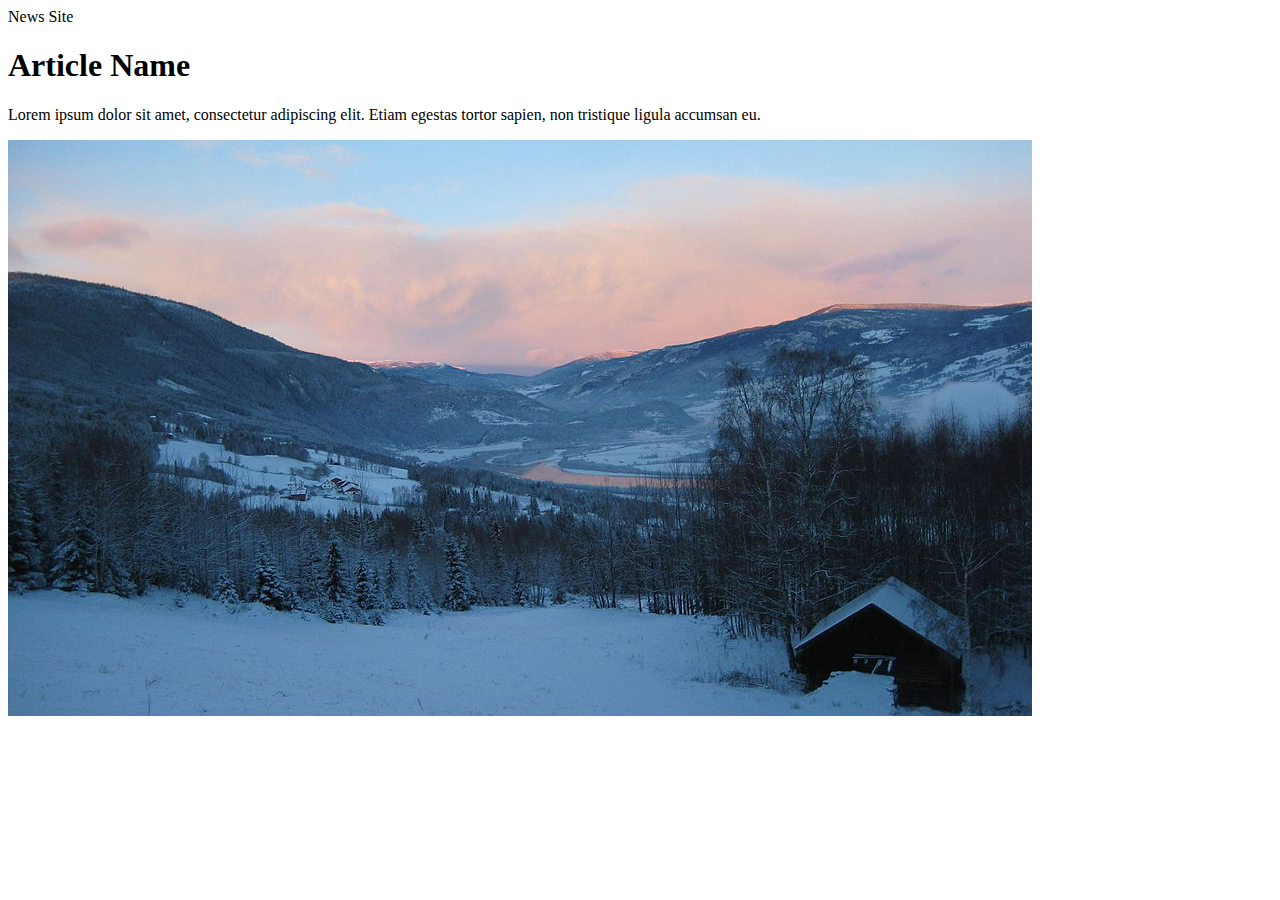
<file: article.html>
<!--
 Copyright 2016 Google Inc.
 
 Licensed under the Apache License, Version 2.0 (the "License");
 you may not use this file except in compliance with the License.
 You may obtain a copy of the License at
 
      http://www.apache.org/licenses/LICENSE-2.0
 
 Unless required by applicable law or agreed to in writing, software
 distributed under the License is distributed on an "AS IS" BASIS,
 WITHOUT WARRANTIES OR CONDITIONS OF ANY KIND, either express or implied.
 See the License for the specific language governing permissions and
 limitations under the License.
-->

<!doctype html>
<html lang="en">
  <head>
    <link rel="shortcut icon" href="amp_favicon.png">

    <title>News Article</title>

    <link href="base.css" rel="stylesheet" />

    <script src="base.js"></script>
  </head>
  <body>
    <header>
      News Site
    </header>
    <article>
      <h1>Article Name</h1>

      <p>Lorem ipsum dolor sit amet, consectetur adipiscing elit. Etiam egestas tortor sapien, non tristique ligula accumsan eu.</p>

      <img src="mountains.jpg">
    </article>
  </body>
</html>
</file>
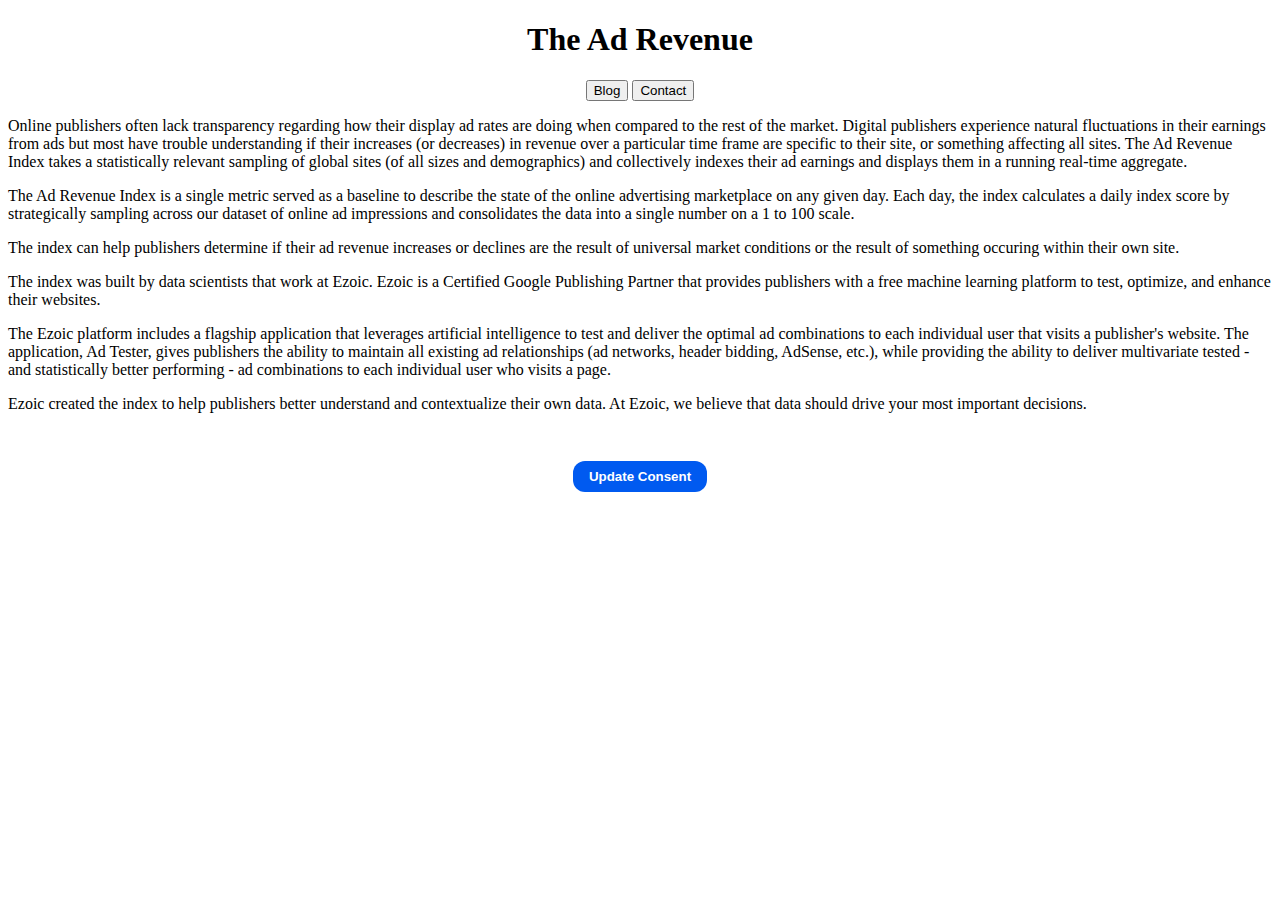
<file: index.amp.html>
<!doctype html>
<html ⚡>
<head>
  <meta charset="utf-8">
  <meta name="viewport" content="width=device-width">
  <title>Maliek News</title>
  <script async src="https://cdn.ampproject.org/v0.js"></script>
  <script custom-element="amp-ad" src="https://cdn.ampproject.org/v0/amp-ad-0.1.js" async></script>
  <link rel="canonical" href="https://www.adball.tech">
  <script async custom-element="amp-story-auto-ads" src="https://cdn.ampproject.org/v0/amp-story-auto-ads-0.1.js"></script>
  
  <style amp-boilerplate>body{-webkit-animation:-amp-start 8s steps(1,end) 0s 1 normal both;-moz-animation:-amp-start 8s steps(1,end) 0s 1 normal both;-ms-animation:-amp-start 8s steps(1,end) 0s 1 normal both;animation:-amp-start 8s steps(1,end) 0s 1 normal both}@-webkit-keyframes -amp-start{from{visibility:hidden}to{visibility:visible}}@-moz-keyframes -amp-start{from{visibility:hidden}to{visibility:visible}}@-ms-keyframes -amp-start{from{visibility:hidden}to{visibility:visible}}@-o-keyframes -amp-start{from{visibility:hidden}to{visibility:visible}}@keyframes -amp-start{from{visibility:hidden}to{visibility:visible}}</style><noscript><style amp-boilerplate>body{-webkit-animation:none;-moz-animation:none;-ms-animation:none;animation:none}</style></noscript>
 
  <style amp-custom>

      .div {
        font-family: 'Noto Sans', sans-serif;
        font-size: 16px;
        padding: 8px;
      }

      .button {
        background-color: #005af0;
        font-weight: 700;
        color: white;
        border: none;
        outline: none;
        border-radius: 12px;
        padding: 8px 16px;
        margin: 8px 0;
      }

      .sample button[disabled] {
        background-color: #ccc;
        color: #666;
      }

      #validated-input {
        height: 26px;
        width: 225px;
        padding: 6px;
        box-sizing: border-box;
      }

      .answer-text {
        color: #555;
        font-weight: bold;
      }

      #translated-greeting {
        margin: 0;
        padding-left: 4px;
        color: #555;
      } 
      .fruit-button {
        position: relative;
        top: -60px;
      }

      #carousel-sample p {
        margin-left: 16px;
      }

      #carousel-button {
        top: -100px;
      }

      #live-blog-start {
        margin-top: 0;
      }

      #live-blog-area {
        border: 2px solid #ccc;
        height: 150px;
        overflow-y: scroll;
      }

      #live-blog-area .time {
        color: #666;
        font-weight: bold;
      }
    
    :root {
      --space-3: 1.5rem; /* 24px */
    }
    #post-consent-ui {
      display: flex;
      justify-content: center;
      align-items: center;
      padding: var(--space-3);
    }
  
      .sample {
        font-family: 'Noto Sans', sans-serif;
        font-size: 16px;
        padding: 8px;
      }

      .sample button {
        background-color: #005af0;
        font-weight: 700;
        color: white;
        border: none;
        outline: none;
        border-radius: 12px;
        padding: 8px 16px;
        margin: 8px 0;
      }

      .sample button[disabled] {
        background-color: #ccc;
        color: #666;
      }

      #validated-input {
        height: 26px;
        width: 225px;
        padding: 6px;
        box-sizing: border-box;
      }

      .answer-text {
        color: #555;
        font-weight: bold;
      }

      #translated-greeting {
        margin: 0;
        padding-left: 4px;
        color: #555;
      } 
      .fruit-button {
        position: relative;
        top: -60px;
      }

      #carousel-sample p {
        margin-left: 16px;
      }

      #carousel-button {
        top: -100px;
      }

      #live-blog-start {
        margin-top: 0;
      }

      #live-blog-area {
        border: 2px solid #ccc;
        height: 150px;
        overflow-y: scroll;
      }

      #live-blog-area .time {
        color: #666;
        font-weight: bold;
      }
    </style>
</head>
<body>
<div align="center">
<h1>The Ad Revenue</h1>
<button id="hello-url">Blog</button>

<button id="hello-url">Contact</button>


<amp-img data-block-off-consent src="https://storage.googleapis.com/gd-wagtail-prod-assets/original_images/Main_GoogleFonts%2520%25281%2529.png" width="300" height="201">
</amp-img>

</div>

<p>
Online publishers often lack transparency regarding how their display ad rates are doing when compared to the rest of the market. Digital publishers experience natural fluctuations in their earnings from ads but most have trouble understanding if their increases (or decreases) in revenue over a particular time frame are specific to their site, or something affecting all sites. The Ad Revenue Index takes a statistically relevant sampling of global sites (of all sizes and demographics) and collectively indexes their ad earnings and displays them in a running real-time aggregate.
</p>
<p>
The Ad Revenue Index is a single metric served as a baseline to describe the state of the online advertising marketplace on any given day. Each day, the index calculates a daily index score by strategically sampling across our dataset of online ad impressions and consolidates the data into a single number on a 1 to 100 scale.
</p>
<p>
The index can help publishers determine if their ad revenue increases or declines are the result of universal market conditions or the result of something occuring within their own site.
</p>
<p>
The index was built by data scientists that work at Ezoic. Ezoic is a Certified Google Publishing Partner that provides publishers with a free machine learning platform to test, optimize, and enhance their websites.
</p>
<p>
The Ezoic platform includes a flagship application that leverages artificial intelligence to test and deliver the optimal ad combinations to each individual user that visits a publisher's website. The application, Ad Tester, gives publishers the ability to maintain all existing ad relationships (ad networks, header bidding, AdSense, etc.), while providing the ability to deliver multivariate tested - and statistically better performing - ad combinations to each individual user who visits a page.
</p>
<p>
Ezoic created the index to help publishers better understand and contextualize their own data. At Ezoic, we believe that data should drive your most important decisions.
</p>




      


  <!-- ## Defining the Consent Flow -->
  <!--
    We define a basic consent flow using the `promptUISrc` to load our custom consent iframe.
  -->
  <amp-consent id="myUserConsent" layout="nodisplay">

    <script type="application/json">{
      "consentInstanceId": "myConsent",
      "consentRequired": true,
      "promptUISrc": "/static/samples/files/diy-consent.html",
      "postPromptUI": "postt-consent-ui"
    }</script>

    <div id="post-consent-ui">
      <button class="button" on="tap:myUserConsent.prompt()">Update Consent</button>
    </div>

  </amp-consent>
  
  <!-- ## Consent Dialog Iframe -->
  <!--
    When the consent dialog iframe is ready, it can send the `amp-consent` component a postMessage with the style information.

    ```js
    window.parent.postMessage({
      type: 'consent-ui',
      action: 'ready',
      initialHeight: '80vh',
      enableBorder: true
    }, '*');
    ```

    Here, the initialHeight is a string that represents the viewport height that the iframe should take.
    A viewport height between 30 and 60, inclusive, will tell `amp-consent` to style the iframe in a bottom sheet.
    A viewport height greater than 60 and less than or equal to 80 will tell `amp-consent` to style the iframe as a centered modal.
  -->

    <!--
    Use `data-block-on-consent` attribute to block AMP components until consent is given.
    Individual AMP components can override  blocking behavior and implement blocking logic themselves.

    Here is an image which is blocked until consent is given:
  -->
  <div align="center">
  
  <amp-img data-block-on-consent src="https://images.unsplash.com/photo-1664098295863-62a394edad97?ixlib=rb-4.0.3&ixid=MnwxMjA3fDB8MHxwaG90by1wYWdlfHx8fGVufDB8fHx8&auto=format&fit=crop&w=860&q=80" width="300" height="201">
  </amp-img>
  
  
  
                                         
  
<amp-script layout="container" src="https://adball.online/components/amp-script/hello-world.js" class="sample">
      
</amp-script>
</div>


    
    
    



    

  </body>
</html>
</file>
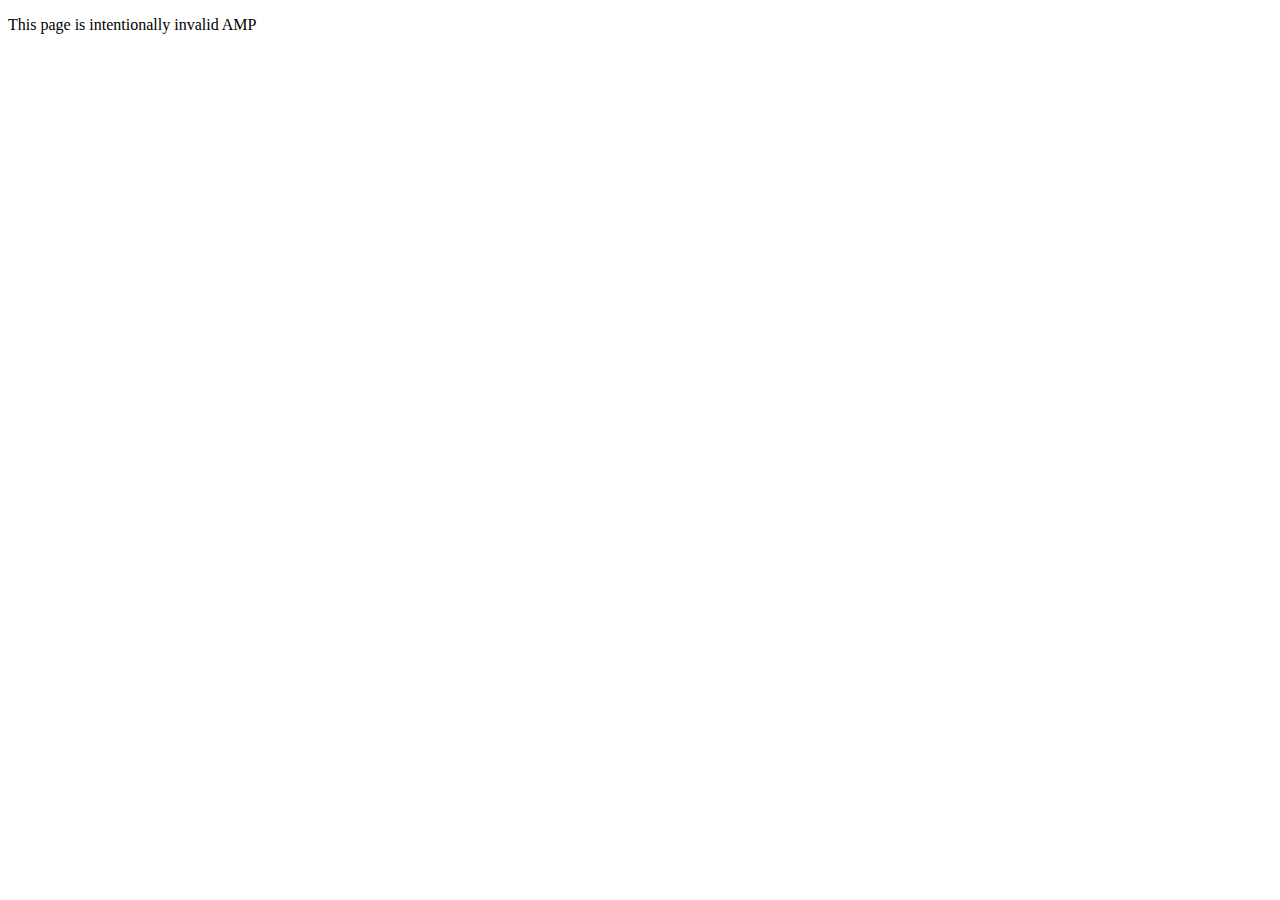
<file: static/samples/files/invalid-amp.html>
<!doctype html>
<html ⚡ lang="en">
  <head>
    <meta charset="utf-8">
    <script async src="https://cdn.ampproject.org/v0.js"></script>    

    <meta name="viewport" content="width=device-width">
    <style amp-boilerplate>body{-webkit-animation:-amp-start 8s steps(1,end) 0s 1 normal both;-moz-animation:-amp-start 8s steps(1,end) 0s 1 normal both;-ms-animation:-amp-start 8s steps(1,end) 0s 1 normal both;animation:-amp-start 8s steps(1,end) 0s 1 normal both}@-webkit-keyframes -amp-start{from{visibility:hidden}to{visibility:visible}}@-moz-keyframes -amp-start{from{visibility:hidden}to{visibility:visible}}@-ms-keyframes -amp-start{from{visibility:hidden}to{visibility:visible}}@-o-keyframes -amp-start{from{visibility:hidden}to{visibility:visible}}@keyframes -amp-start{from{visibility:hidden}to{visibility:visible}}</style><noscript><style amp-boilerplate>body{-webkit-animation:none;-moz-animation:none;-ms-animation:none;animation:none}</style></noscript>
  </head>
  <body>
    <p>This page is intentionally invalid AMP</p>
  </body>
</html>
</file>
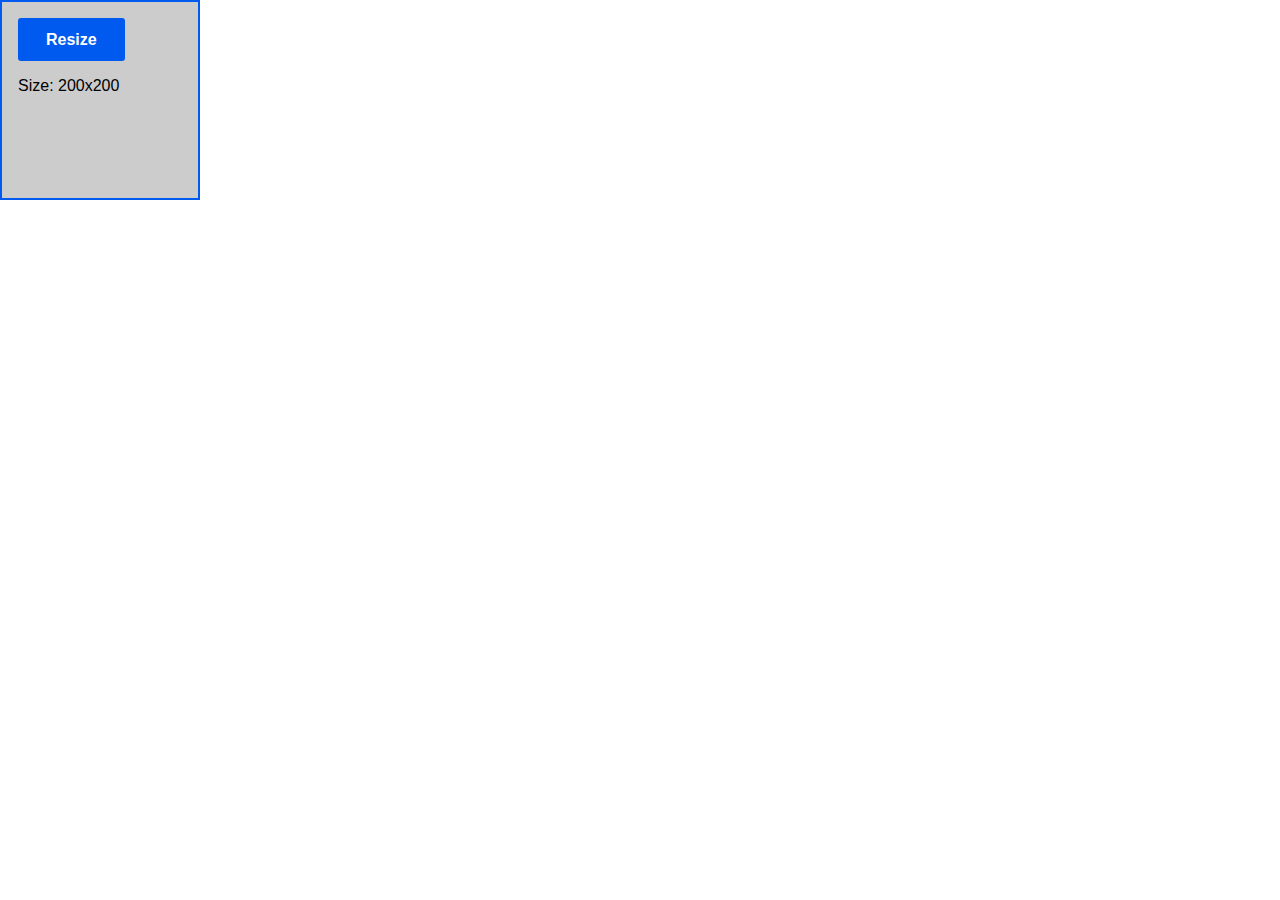
<file: static/samples/files/resizable.html>
<!doctype html>
<html>
  <head>
    <meta charset="utf-8">
    <meta name="viewport" content="width=device-width">
    <style>
    body {
      margin: 0;
      padding: 0;
      font-size: 16px;
      font-family: 'Noto Sans', sans-serif;
      -webkit-font-smoothing: antialiased;
    }
    #box {
      width: 200px;
      height: 200px;
      border: 2px solid #005af0;
      padding: 1rem;
      background: #ccc;
      box-sizing: border-box;
    }
    p {
      margin-top: 1rem;
    }
    button {
      font-weight: 700;
      line-height: 1.2em;
      color: #20202a;
      font-size: 1em;
      color: #fff;
      padding: .75em 1.75em;
      text-align: center;
      border-radius: 3px;
      background-color: #005af0;
      border: none;
    }
    </style>
  </head>
  <body>
    <div id="box">
      <button id="action">Resize</button>
      <p id="message">Size: <span id="size">200x200</span></p>
    </div>
  <script>
  var sizes = [200, 300];
  var currentSize = 0;

  // post initial size
  postSize(sizes[currentSize]);

  // change size on button click
  document.getElementById('action').onclick = function(event) {
    postSize(sizes[currentSize]);
  }

  function postSize(size) {
    document.getElementById('size').innerHTML = size + 'x' + size;
    var box = document.getElementById('box');
    box.style.width = size + 'px';
    box.style.height = size + 'px';
    currentSize = (currentSize + 1) % sizes.length;

    // post new height after re-layout
    window.requestAnimationFrame(() => {
      var message = {
        sentinel: 'amp',
        type: 'embed-size',
        height: size,
        width: size,
      };
      console.log('post new embed-height', message);
      window.parent.postMessage(message, '*');
    }) 


  }
  </script>
  </body>
</html>
</file>
<file: base.css>
/*
 * Copyright 2016 Google Inc.
 * 
 * Licensed under the Apache License, Version 2.0 (the "License");
 * you may not use this file except in compliance with the License.
 * You may obtain a copy of the License at
 * 
 *      http://www.apache.org/licenses/LICENSE-2.0
 * 
 * Unless required by applicable law or agreed to in writing, software
 * distributed under the License is distributed on an "AS IS" BASIS,
 * WITHOUT WARRANTIES OR CONDITIONS OF ANY KIND, either express or implied.
 * See the License for the specific language governing permissions and
 * limitations under the License.
 */
 
  box-sizing: border-box;
}

body {
  font-family: Arial;
  padding: 10px;
  background: #f1f1f1;
}

/* Header/Blog Title */
.header {
  padding: 30px;
  text-align: center;
  background: white;
}

.header h1 {
  font-size: 50px;
}

/* Style the top navigation bar */
.topnav {
  overflow: hidden;
  background-color: #333;
}

/* Style the topnav links */
.topnav a {
  float: left;
  display: block;
  color: #f2f2f2;
  text-align: center;
  padding: 14px 16px;
  text-decoration: none;
}

/* Change color on hover */
.topnav a:hover {
  background-color: #ddd;
  color: black;
}

/* Create two unequal columns that floats next to each other */
/* Left column */
.leftcolumn {   
  float: left;
  width: 75%;
}

/* Right column */
.rightcolumn {
  float: left;
  width: 25%;
  background-color: #f1f1f1;
  padding-left: 20px;
}
/* Fake image */
.fakeimg {
  background-color: #aaa;
  width: 100%;
  padding: 20px;
}

/* Add a card effect for articles */
.card {
  background-color: white;
  padding: 20px;
  margin-top: 20px;
}

/* Clear floats after the columns */
.row:after {
  content: "";
  display: table;
  clear: both;
}

/* Footer */
.footer {
  padding: 20px;
  text-align: center;
  background: #ddd;
  margin-top: 20px;
}
/* Responsive layout - when the screen is less than 800px wide, make the two columns stack on top of each other instead of next to each other */
@media screen and (max-width: 800px) {
  .leftcolumn, .rightcolumn {   
    width: 100%;
    padding: 0;
  }
}

/* Responsive layout - when the screen is less than 400px wide, make the navigation links stack on top of each other instead of next to each other */
@media screen and (max-width: 400px) {
  .topnav a {
    float: none;
    width: 100%;
  }
}
</file>
